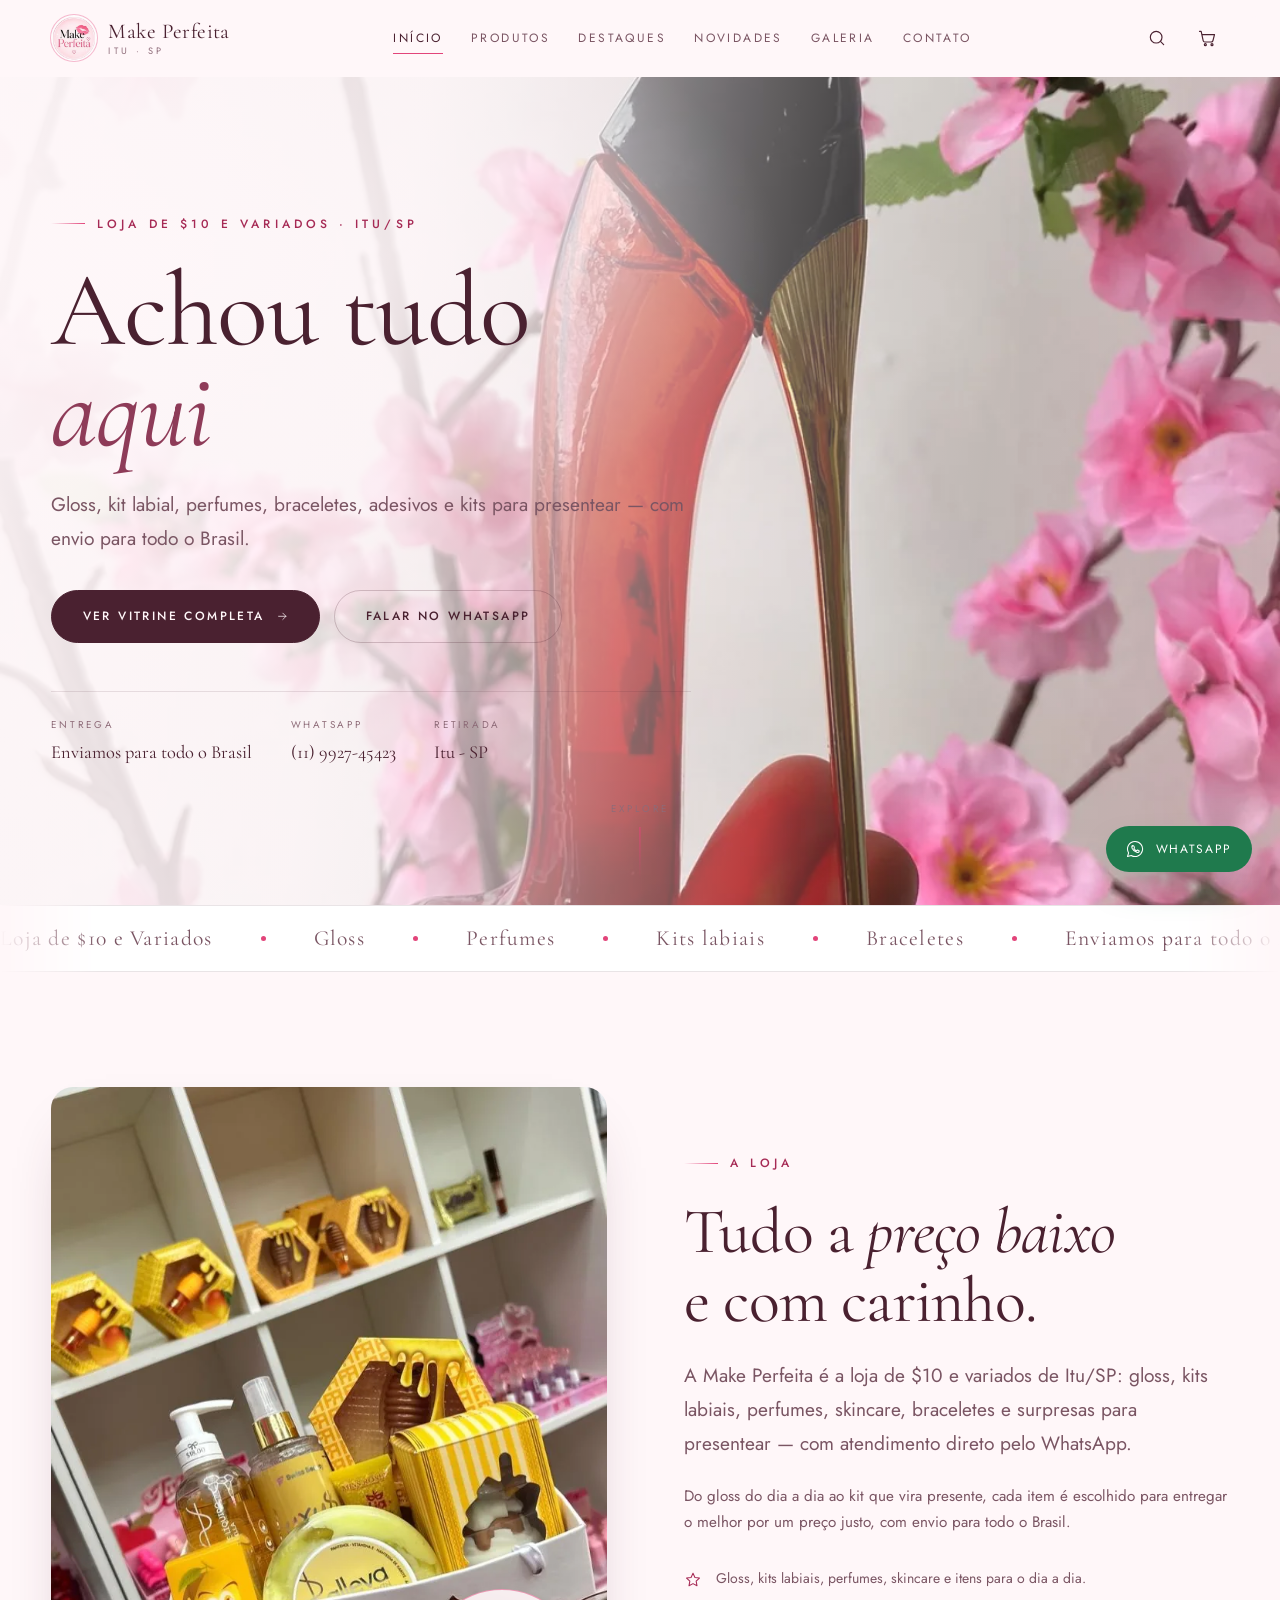
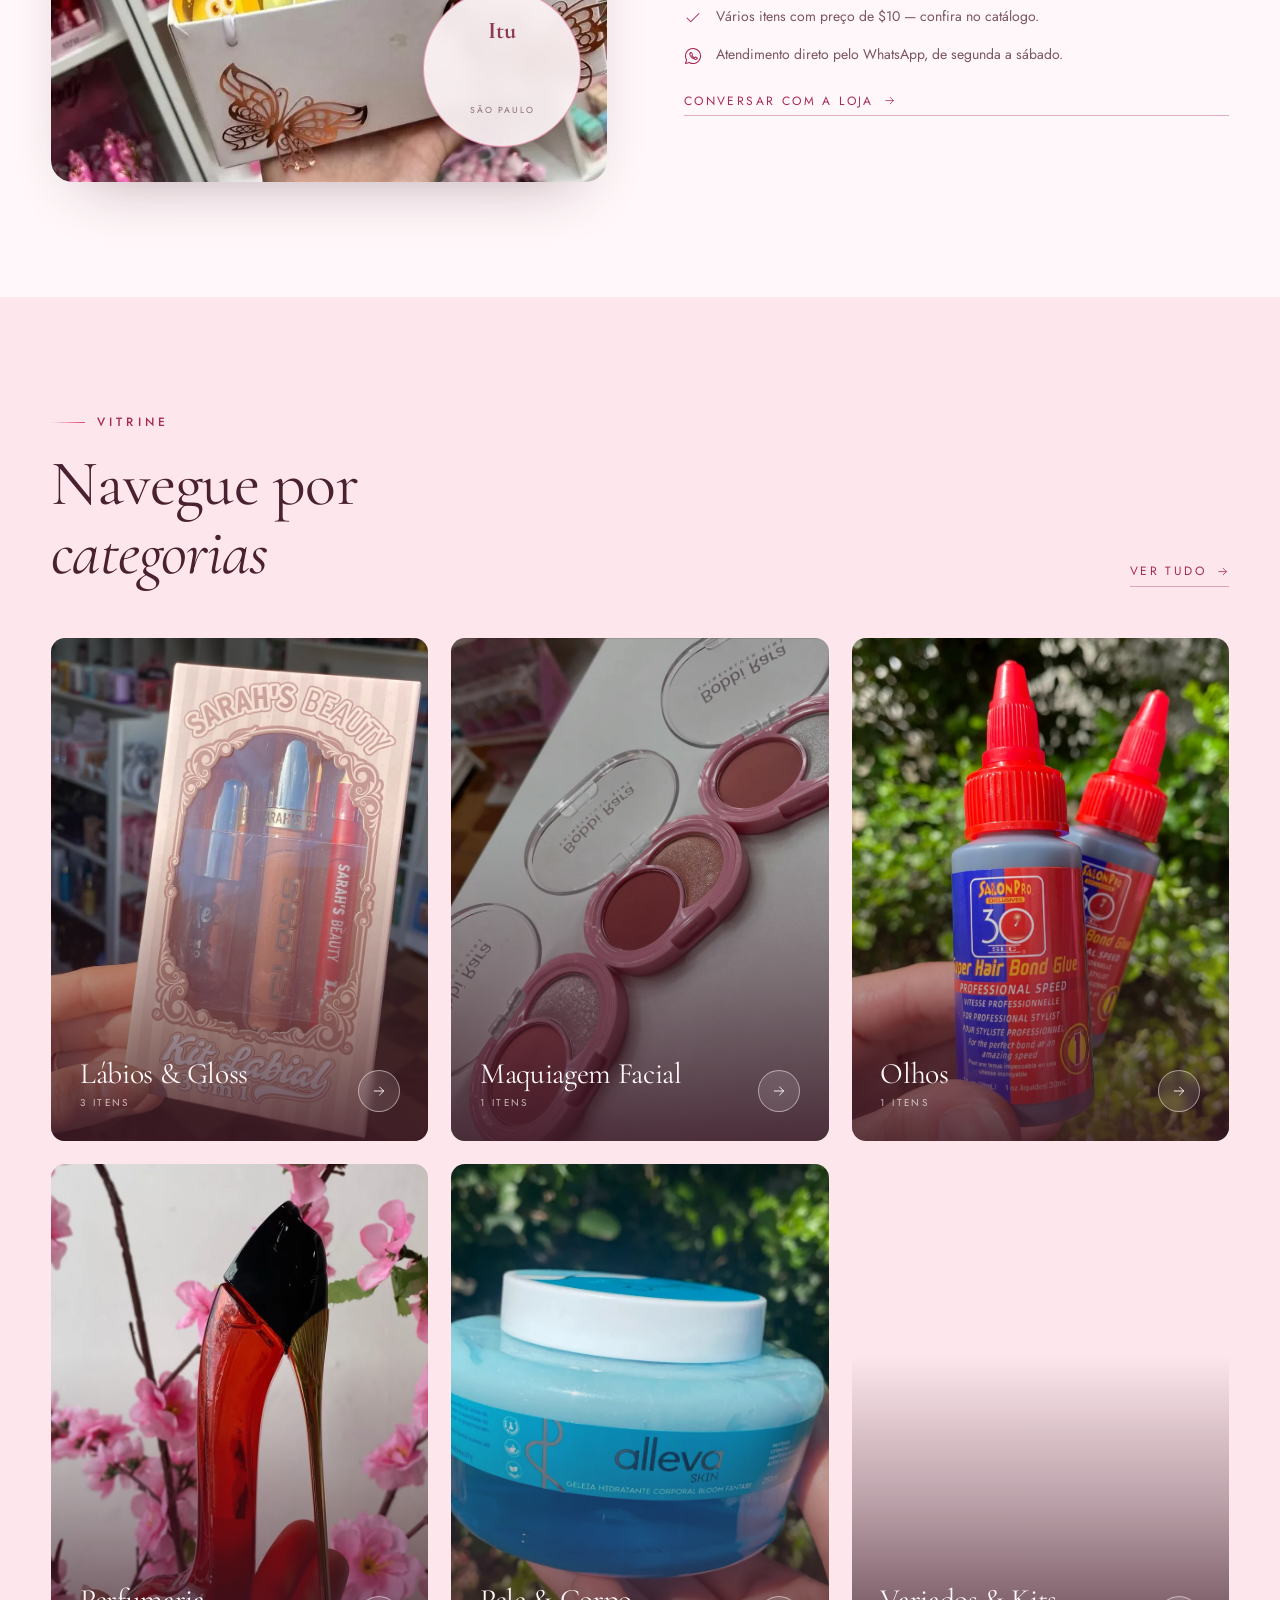
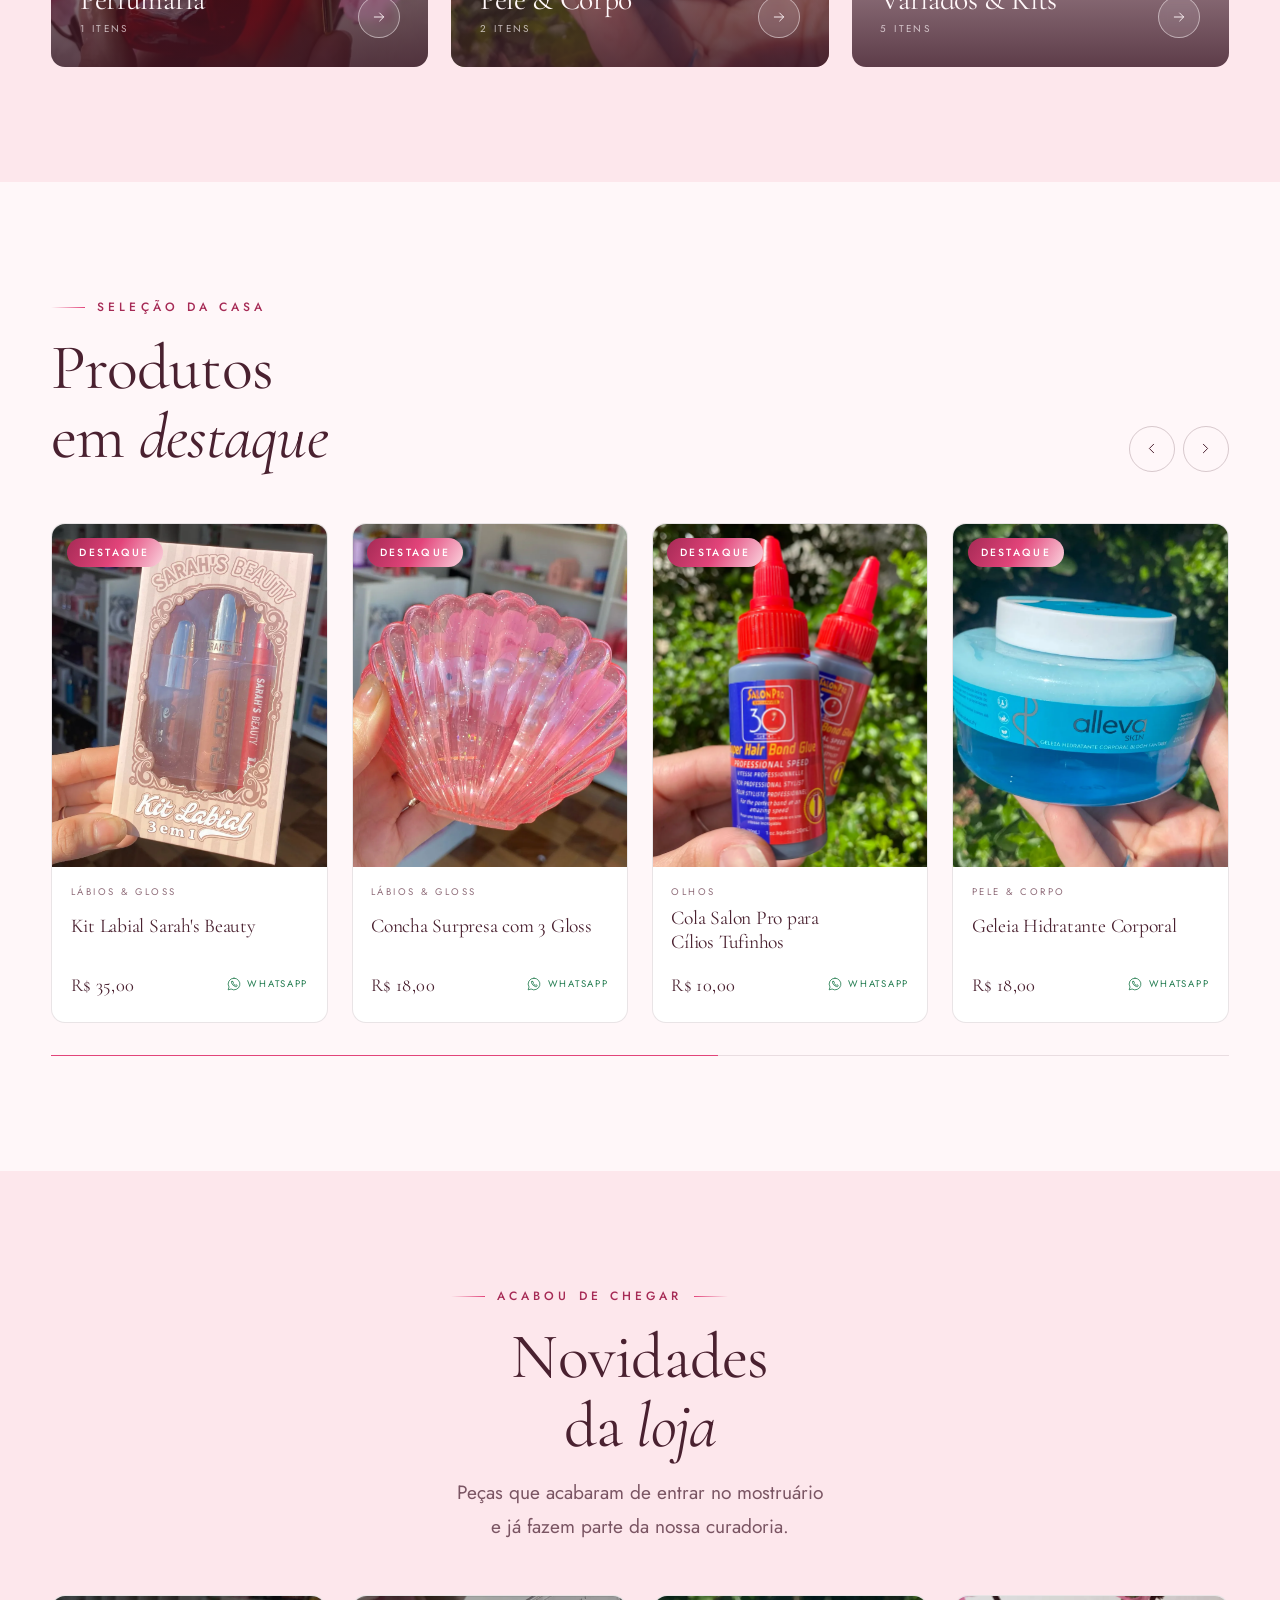
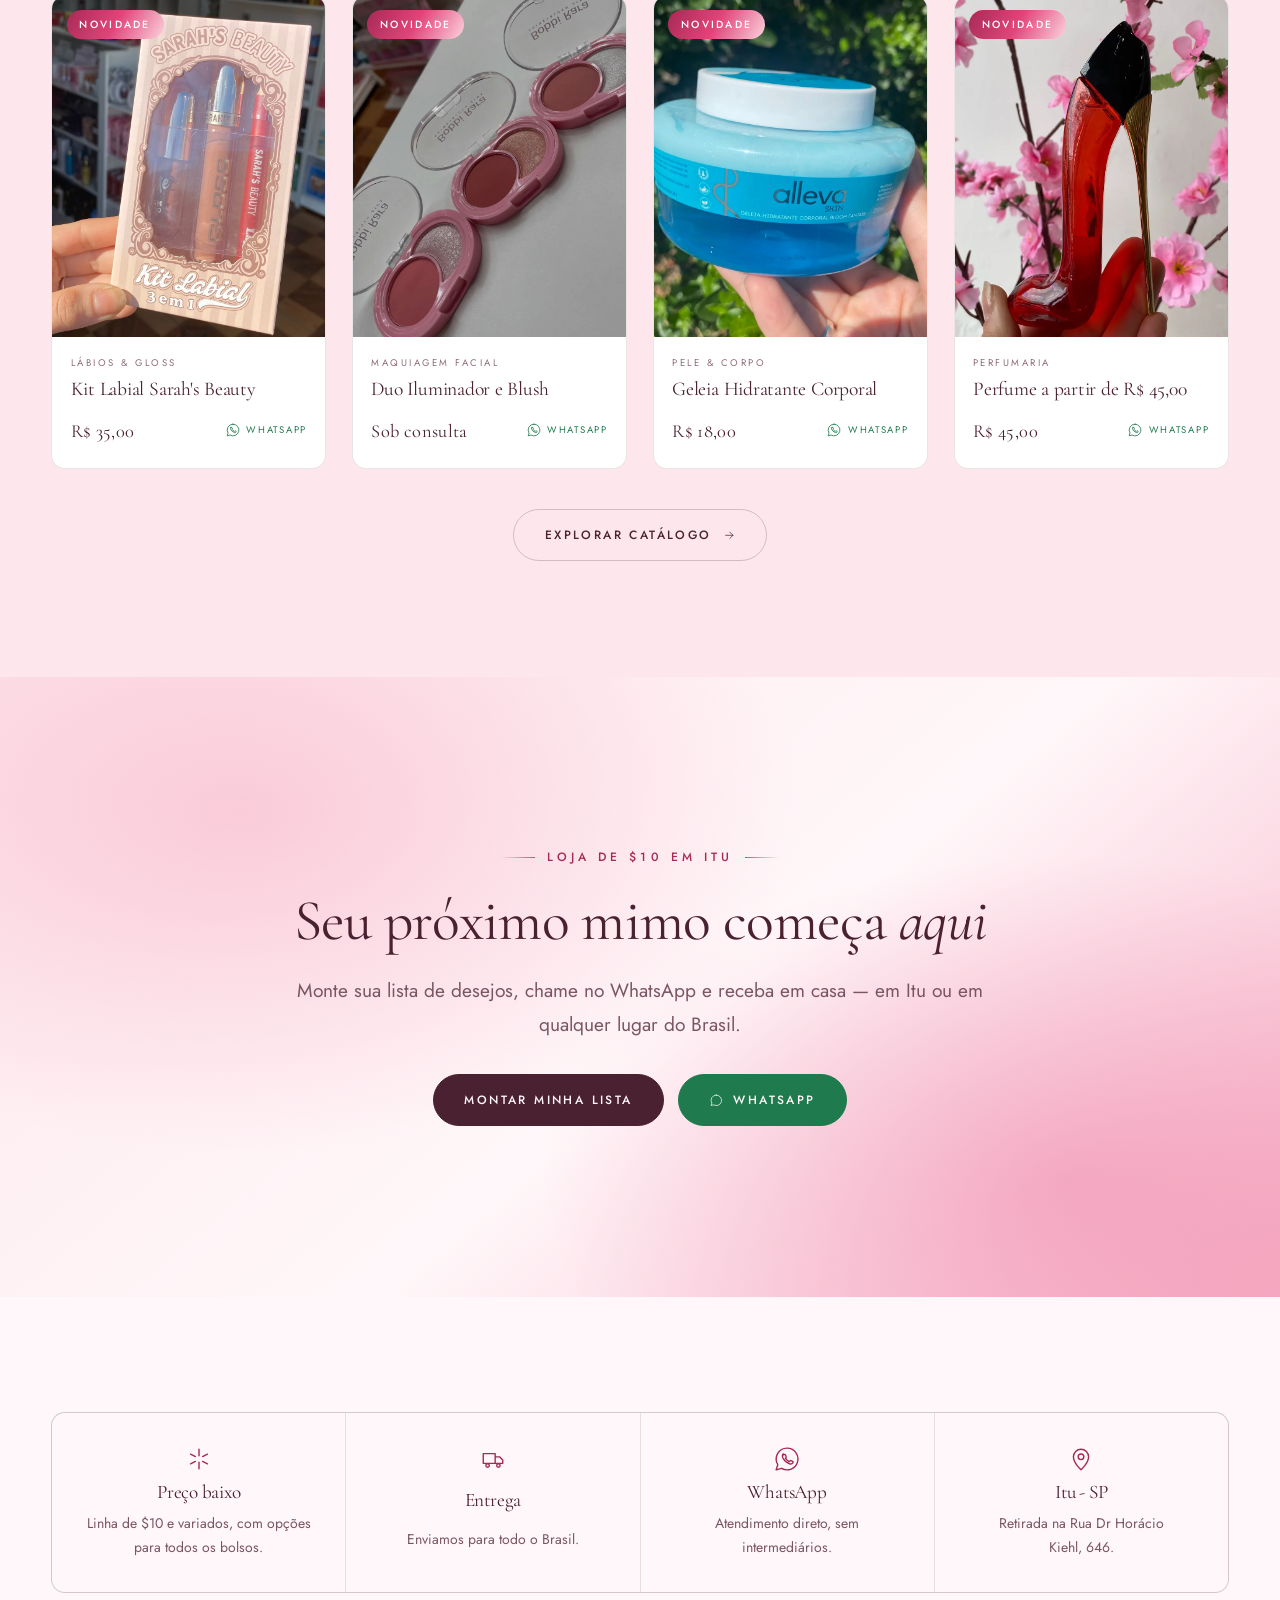
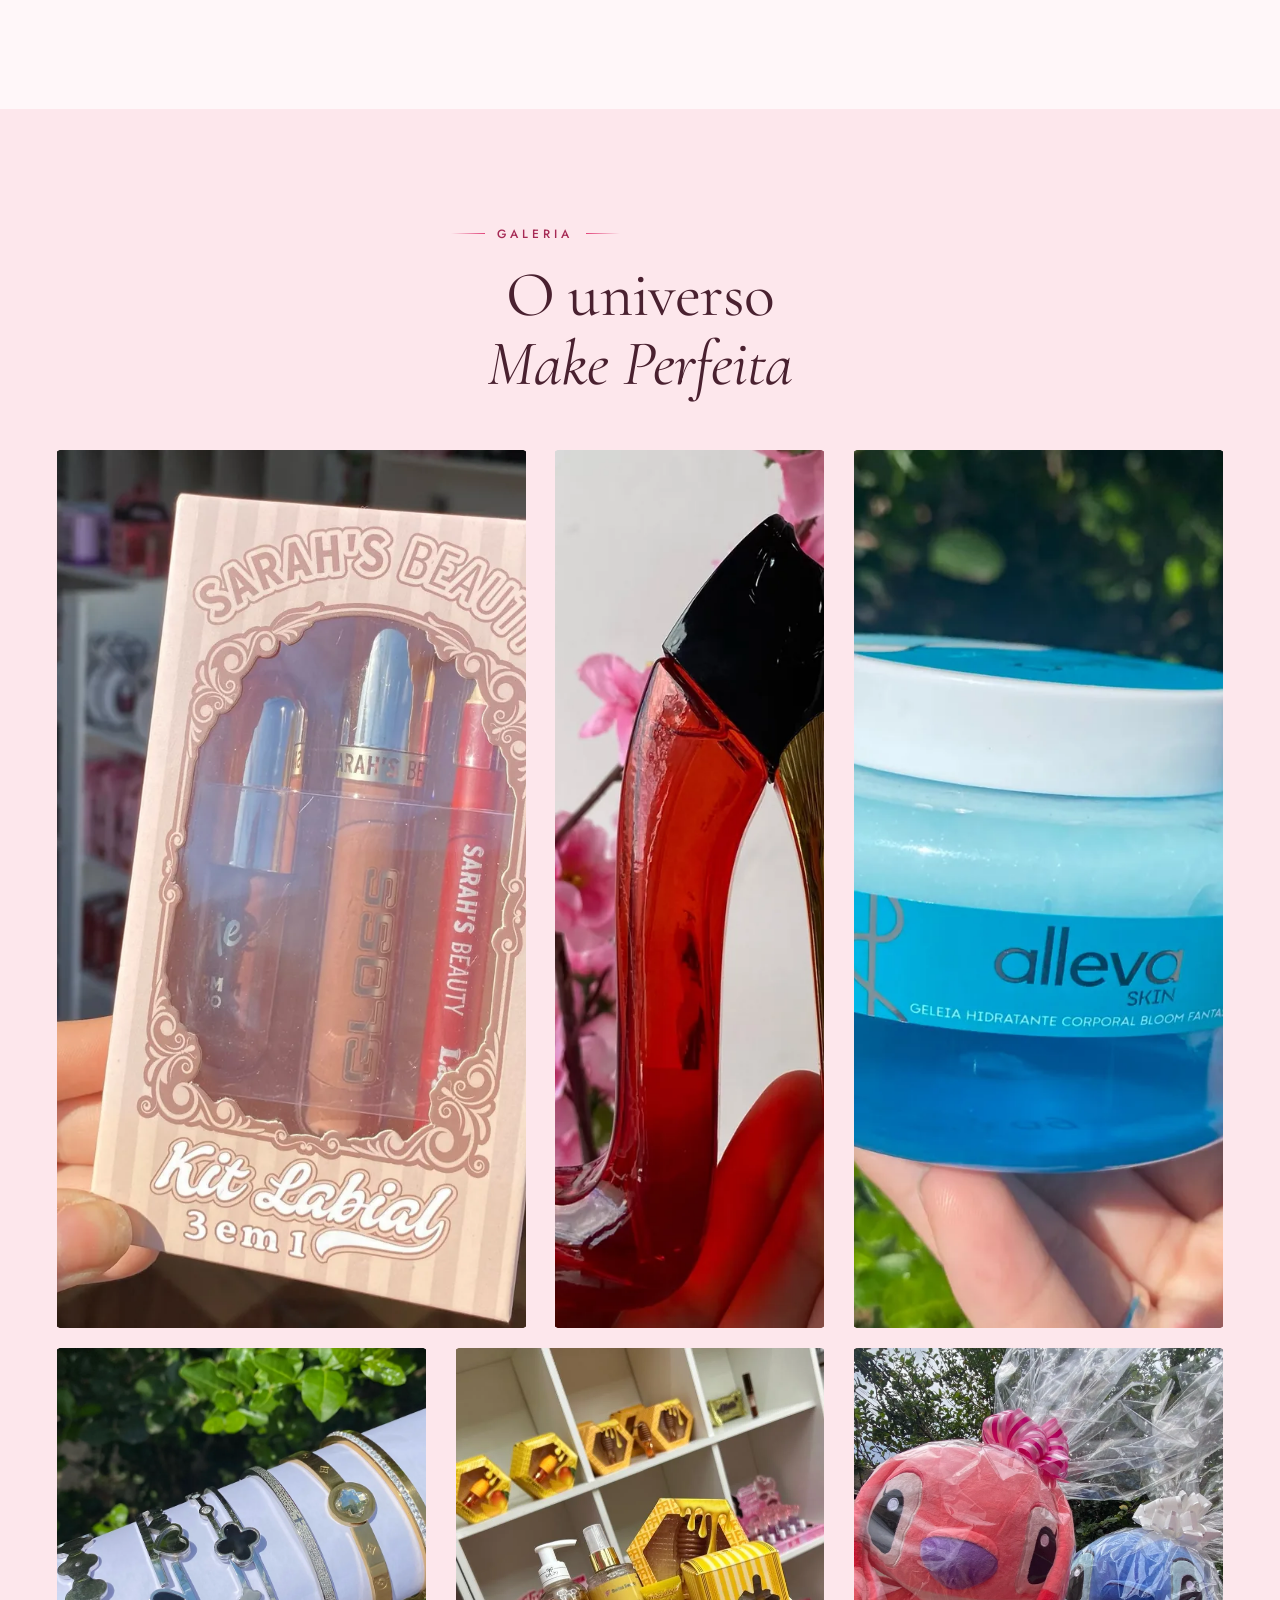
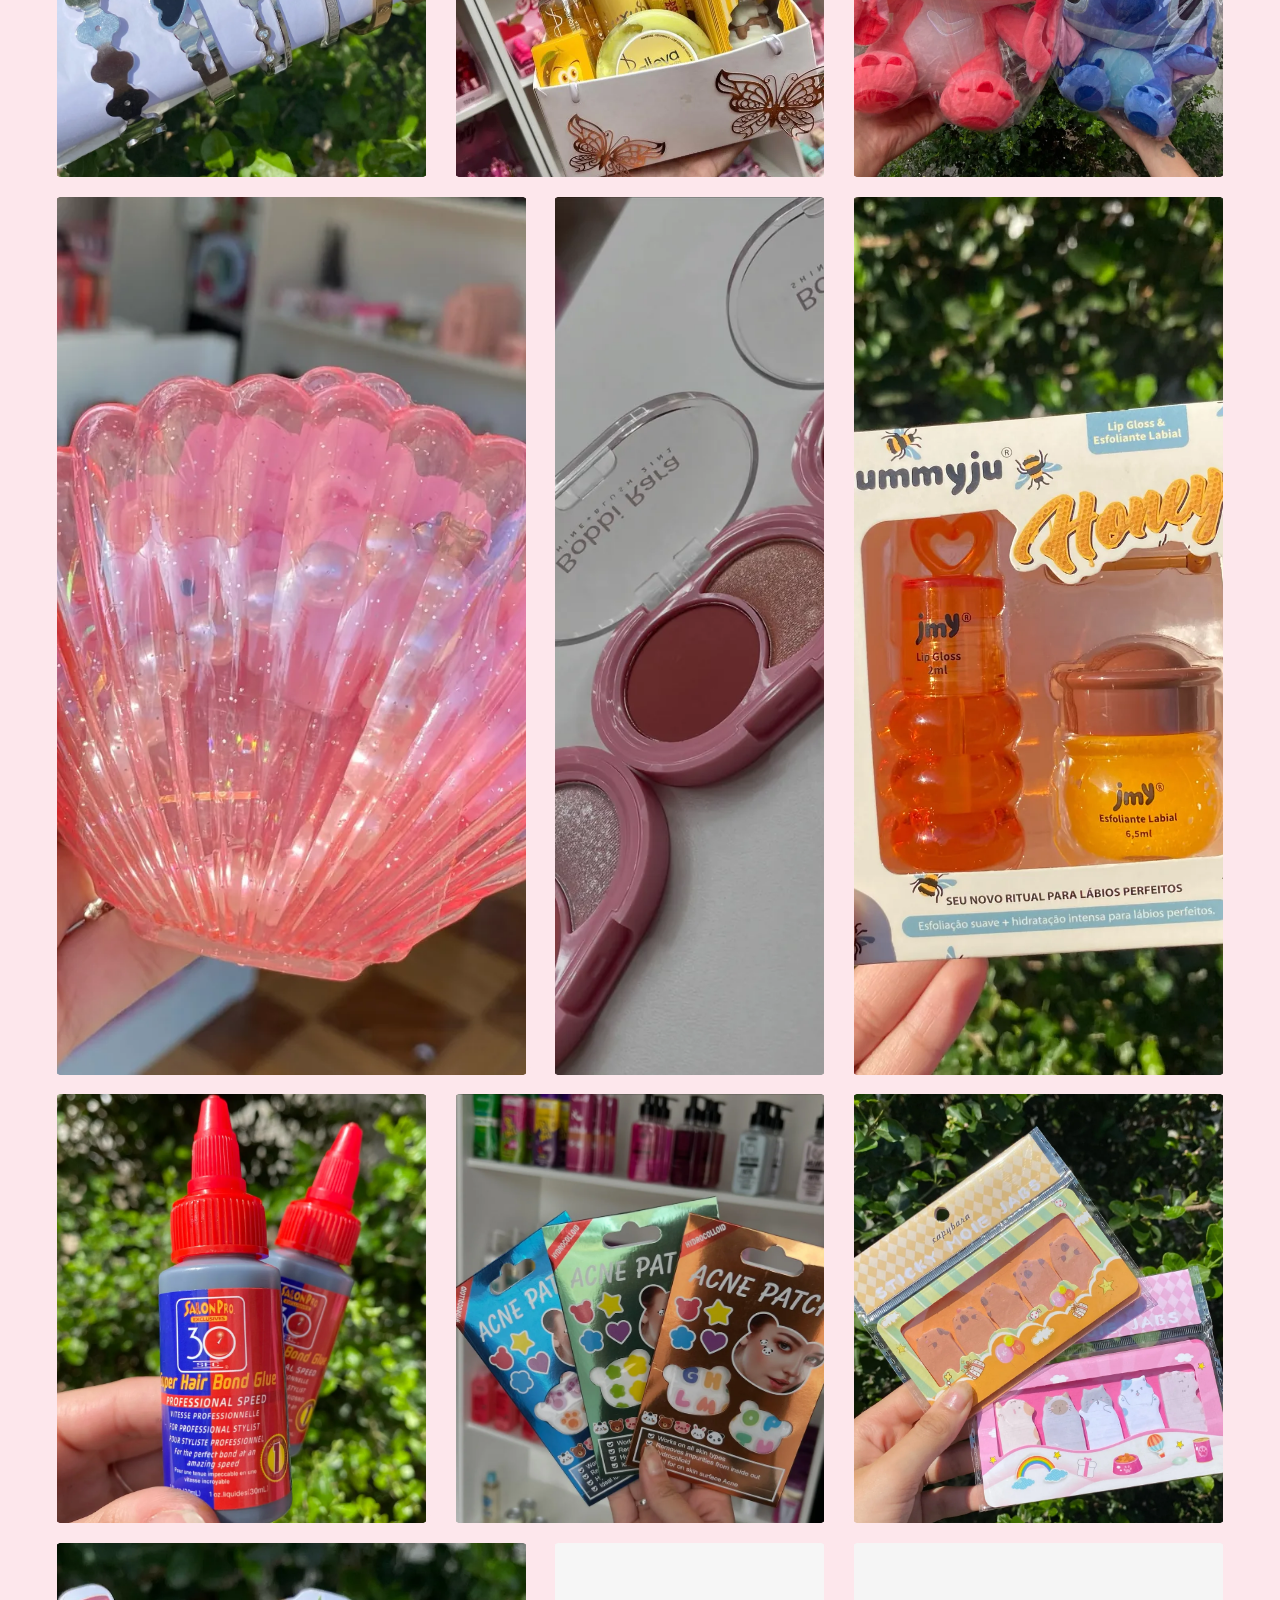
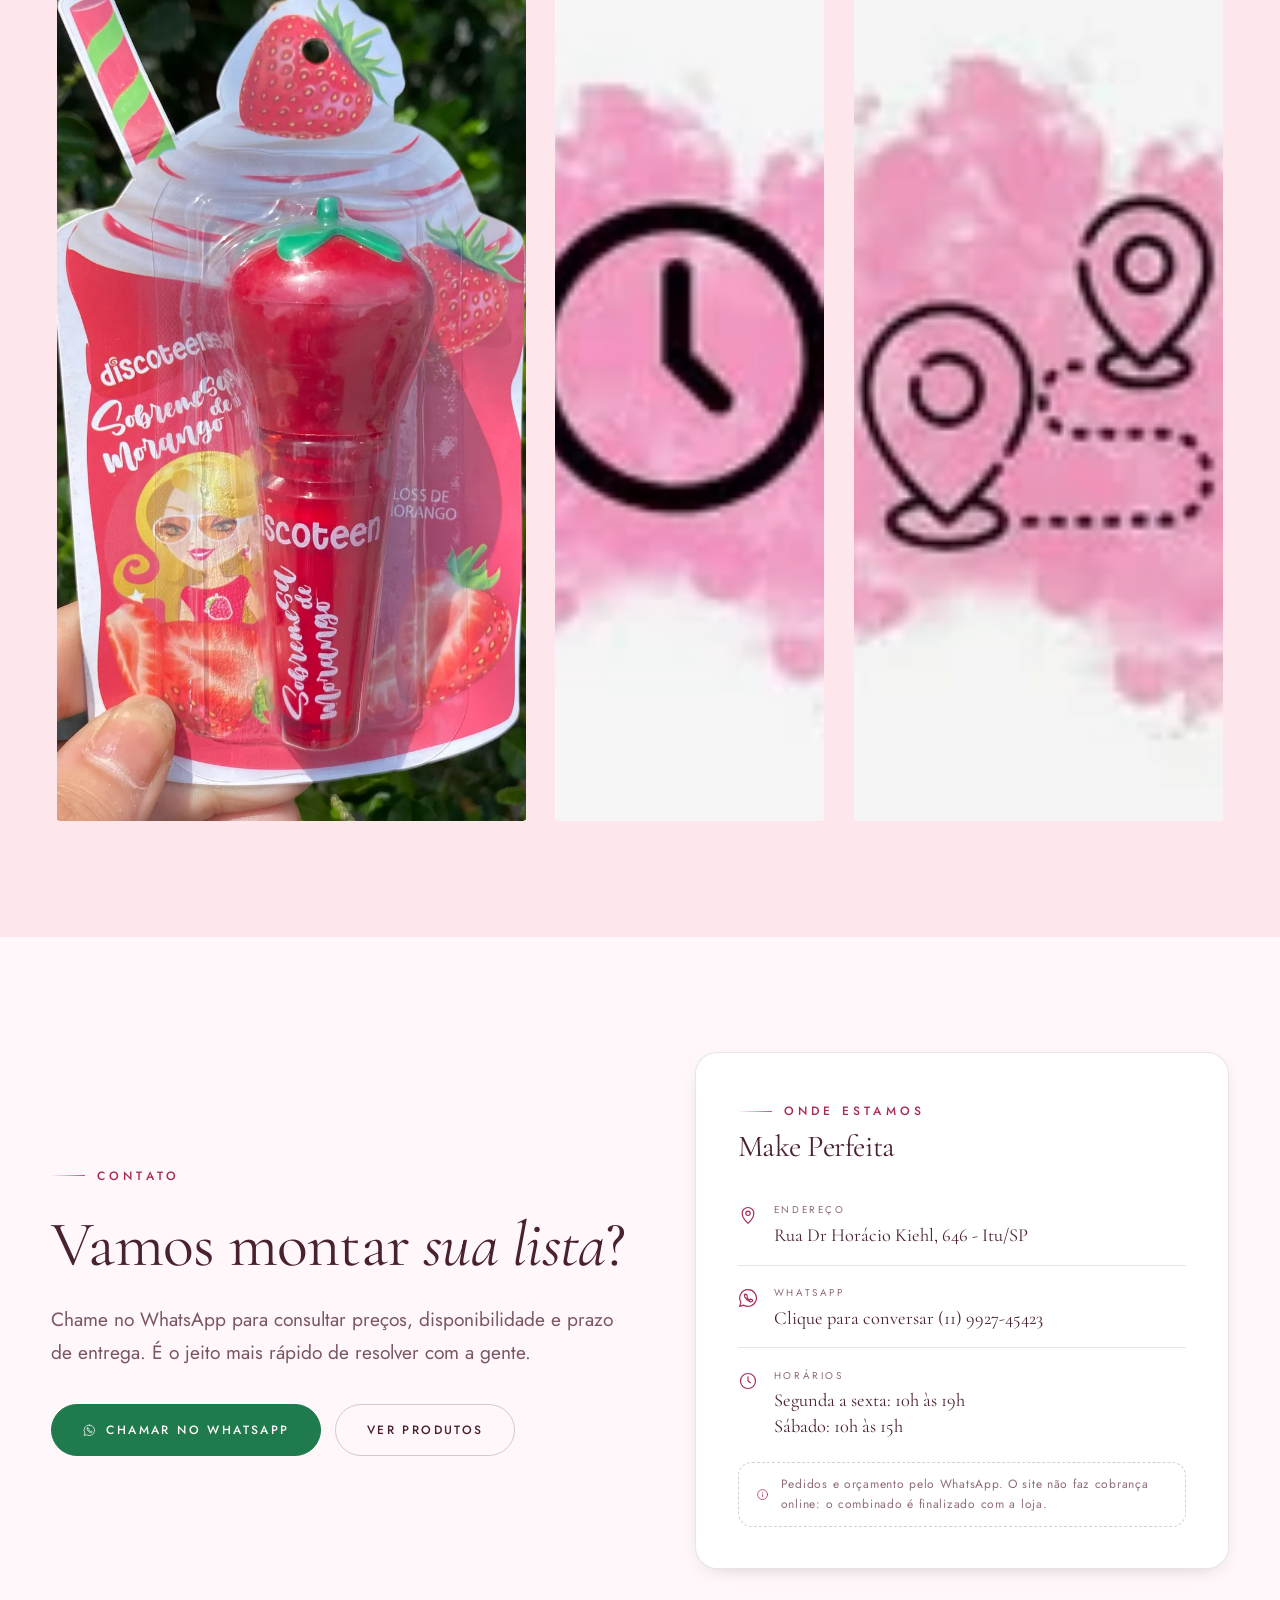
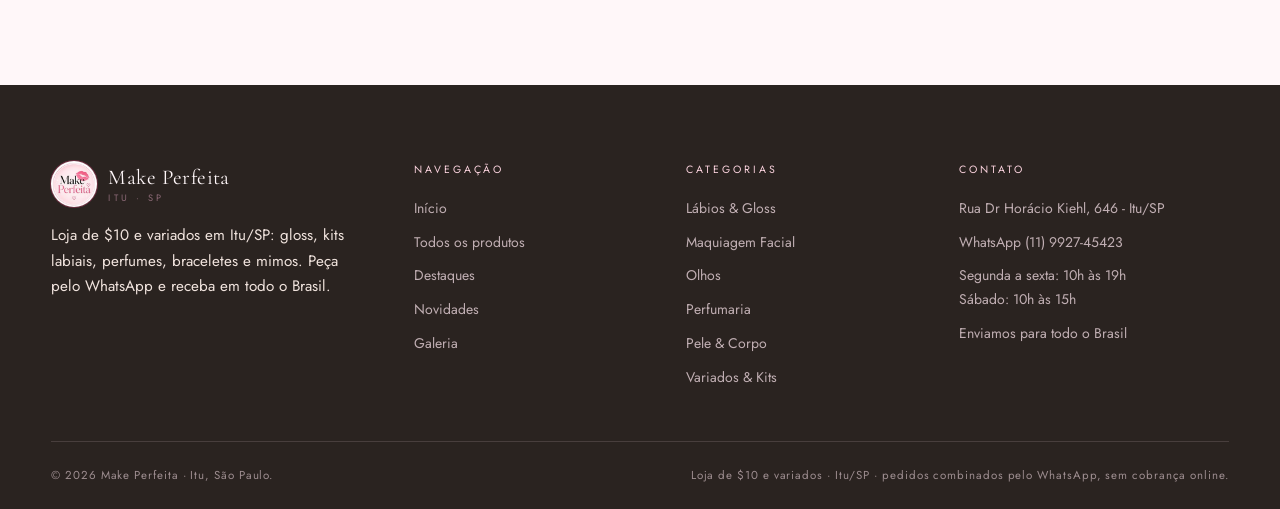
<file: index.html>
<!DOCTYPE html>
<html lang="pt-BR">
<head>
<meta charset="utf-8">
<meta name="viewport" content="width=device-width, initial-scale=1">
<meta name="theme-color" content="#fff7f9">

<title>Make Perfeita | Loja de $10 e Variados em Itu - SP</title>
<meta name="description" content="Make Perfeita, loja de $10 e variados em Itu/SP: gloss, kit labial, perfumes, braceletes, adesivos e kits para presentear. Enviamos para todo o Brasil. Pedido pelo WhatsApp.">
<meta name="author" content="Make Perfeita">
<meta name="robots" content="index, follow">
<link rel="canonical" href="https://make-perfeita.vercel.app/">

<meta property="og:type" content="website">
<meta property="og:locale" content="pt_BR">
<meta property="og:site_name" content="Make Perfeita">
<meta property="og:title" content="Make Perfeita | Loja de $10 e Variados em Itu - SP">
<meta property="og:description" content="Loja de $10 e variados em Itu/SP. Gloss, kits, perfumes e mimos com envio para todo o Brasil. Peça pelo WhatsApp.">
<meta property="og:image" content="https://make-perfeita.vercel.app/assets/img/og-image.jpg">
<meta property="og:url" content="https://make-perfeita.vercel.app/">
<meta name="twitter:card" content="summary_large_image">

<link rel="icon" href="assets/img/favicon.svg" type="image/svg+xml">
<link rel="apple-touch-icon" href="assets/img/apple-touch-icon.png">
<link rel="icon" href="assets/img/favicon-512.png" sizes="512x512" type="image/png">

<link rel="preconnect" href="https://fonts.googleapis.com">
<link rel="preconnect" href="https://fonts.gstatic.com" crossorigin>
<link rel="preload" as="image" href="assets/img/fotos/perfume-55.webp">
<link href="https://fonts.googleapis.com/css2?family=Cormorant+Garamond:ital,wght@0,300;0,400;0,500;1,300;1,400&family=Jost:wght@300;400;500&display=swap" rel="stylesheet">
<link rel="stylesheet" href="assets/css/styles.css?v=4">
<script src="assets/js/data.js?v=4" defer></script>
<script src="assets/js/app.js?v=4" defer></script>
</head>
<body>

<a href="#conteudo" class="sr-only">Ir para o conteúdo</a>

<!-- ============================================================ header -->
<header class="header">
  <div class="container--wide container nav">
    <a class="brand" href="index.html" aria-label="Make Perfeita — página inicial">
      <img class="brand__logo" src="assets/img/logo.png" alt="" width="46" height="46" decoding="async">
      <span class="brand__text">
        <span class="brand__name" data-bind="loja">Make Perfeita</span>
        <span class="brand__sub">Itu · SP</span>
      </span>
    </a>

    <nav class="nav__menu" aria-label="Navegação principal">
      <a class="nav__link" href="index.html" aria-current="page">Início</a>
      <a class="nav__link" href="produtos.html">Produtos</a>
      <a class="nav__link" href="index.html#destaques">Destaques</a>
      <a class="nav__link" href="index.html#novidades">Novidades</a>
      <a class="nav__link" href="index.html#galeria">Galeria</a>
      <a class="nav__link" href="index.html#contato">Contato</a>
    </nav>

    <div class="nav__actions">
      <a class="icon-btn nav__search" href="produtos.html" aria-label="Buscar produtos">
        <svg class="icon" viewBox="0 0 24 24" fill="none" stroke="currentColor" stroke-width="1.4" stroke-linecap="round"><circle cx="11" cy="11" r="7"/><path d="M20 20l-3.6-3.6"/></svg>
      </a>
      <button class="icon-btn" type="button" data-open-cart aria-label="Abrir lista de desejos">
        <svg class="icon" viewBox="0 0 24 24" fill="none" stroke="currentColor" stroke-width="1.4" stroke-linecap="round" stroke-linejoin="round"><path d="M3 4h2l2.4 11.2a2 2 0 0 0 2 1.6h7.7a2 2 0 0 0 2-1.5L21 8H6"/><circle cx="10" cy="20" r="1.2"/><circle cx="18" cy="20" r="1.2"/></svg>
        <span class="icon-btn__count" id="cartCount">0</span>
      </button>
      <button class="icon-btn nav__burger" type="button" data-open-drawer aria-label="Abrir menu">
        <svg class="icon" viewBox="0 0 24 24" fill="none" stroke="currentColor" stroke-width="1.4" stroke-linecap="round"><path d="M3 7h18M3 12h18M3 17h12"/></svg>
      </button>
    </div>
  </div>
</header>

<main id="conteudo">

  <!-- ============================================================ hero -->
  <section class="hero">
    <div class="hero__media" aria-hidden="true" data-parallax></div>
    <div class="container--wide container hero__inner">
      <div class="hero__content" data-reveal="left">
        <span class="eyebrow">Loja de $10 e variados · Itu/SP</span>
        <h1 class="hero__title">Achou tudo<br><em>aqui</em></h1>
        <p class="lead">Gloss, kit labial, perfumes, braceletes, adesivos e kits para presentear — com envio para todo o Brasil.</p>
        <div class="hero__actions">
          <a class="btn" href="produtos.html">
            <span>Ver vitrine completa</span>
            <svg class="icon" viewBox="0 0 24 24" fill="none" stroke="currentColor" stroke-width="1.4" stroke-linecap="round" stroke-linejoin="round"><path d="M5 12h14M13 6l6 6-6 6"/></svg>
          </a>
          <a class="btn btn--ghost" data-wa-link href="https://wa.me/" target="_blank" rel="noopener">
            <span>Falar no WhatsApp</span>
          </a>
        </div>
        <dl class="hero__meta">
          <div><dt>Entrega</dt><dd data-bind="entrega">Enviamos para todo o Brasil</dd></div>
          <div><dt>WhatsApp</dt><dd data-bind="whatsapp">(11) 99274-5423</dd></div>
          <div><dt>Retirada</dt><dd data-bind="cidade-uf">Itu - SP</dd></div>
        </dl>
      </div>
    </div>
    <div class="hero__scroll" aria-hidden="true"><span>Explore</span><span></span></div>
  </section>

  <!-- ========================================================= marquee -->
  <div class="marquee" aria-hidden="true">
    <div class="marquee__track" id="marqueeTrack"></div>
  </div>

  <!-- =========================================================== sobre -->
  <section class="section" id="marca">
    <div class="container about">
      <div class="about__media" data-reveal="left">
        <img src="assets/img/fotos/kits-presentear.webp" alt="Kit para presentear montado pela Make Perfeita, com produtos da loja" loading="lazy" decoding="async" width="800" height="1066">
        <div class="about__badge">
          <strong>Itu</strong>
          <span>São Paulo</span>
        </div>
      </div>

      <div class="about__body" data-reveal="right">
        <span class="eyebrow">A loja</span>
        <h2 class="display">Tudo a <span class="serif-it">preço baixo</span> e com carinho.</h2>
        <p class="lead">A Make Perfeita é a loja de $10 e variados de Itu/SP: gloss, kits labiais, perfumes, skincare, braceletes e surpresas para presentear — com atendimento direto pelo WhatsApp.</p>
        <p class="muted">Do gloss do dia a dia ao kit que vira presente, cada item é escolhido para entregar o melhor por um preço justo, com envio para todo o Brasil.</p>
        <ul class="about__list">
          <li>
            <svg class="icon" viewBox="0 0 24 24" fill="none" stroke="currentColor" stroke-width="1.4" stroke-linecap="round" stroke-linejoin="round"><path d="m12 3 2.6 5.6 6 .8-4.4 4.2 1.1 6L12 16.8 6.7 19.6l1.1-6L3.4 9.4l6-.8z"/></svg>
            <span>Gloss, kits labiais, perfumes, skincare e itens para o dia a dia.</span>
          </li>
          <li>
            <svg class="icon" viewBox="0 0 24 24" fill="none" stroke="currentColor" stroke-width="1.4" stroke-linecap="round" stroke-linejoin="round"><path d="M20 6 9 17l-5-5"/></svg>
            <span>Vários itens com preço de $10 — confira no catálogo.</span>
          </li>
          <li>
            <svg class="icon" viewBox="0 0 24 24" fill="none" stroke="currentColor" stroke-width="1.4" stroke-linecap="round" stroke-linejoin="round"><path d="M12 2a10 10 0 0 0-8.5 15.2L2 22l5-1.4A10 10 0 1 0 12 2Z"/><path d="M8.8 8.2c.2-.5.4-.5.6-.5h.5c.2 0 .4 0 .6.5l.7 1.7c.1.2.1.4 0 .6l-.4.5c-.1.2-.2.3 0 .6a7 7 0 0 0 3 2.6c.3.1.5.1.6 0l.6-.7c.2-.2.4-.2.6-.1l1.6.8c.2.1.4.2.4.4v.6c-.1.6-.9 1.2-1.5 1.3-.5.1-1.1.1-1.8-.1a11 11 0 0 1-6.2-5.5c-.4-1-.4-1.9-.2-2.6a4 4 0 0 1 .5-1Z"/></svg>
            <span>Atendimento direto pelo WhatsApp, de segunda a sábado.</span>
          </li>
        </ul>
        <a class="link-arrow link-arrow--gold" href="index.html#contato">
          <span>Conversar com a loja</span>
          <svg class="icon" viewBox="0 0 24 24" fill="none" stroke="currentColor" stroke-width="1.4" stroke-linecap="round" stroke-linejoin="round"><path d="M5 12h14M13 6l6 6-6 6"/></svg>
        </a>
      </div>
    </div>
  </section>

  <!-- ====================================================== categorias -->
  <section class="section section--sand" id="categorias">
    <div class="container">
      <div class="section-head" data-reveal>
        <div class="section-head__text">
          <span class="eyebrow">Vitrine</span>
          <h2 class="display">Navegue por <span class="serif-it">categorias</span></h2>
        </div>
        <a class="link-arrow link-arrow--gold" href="produtos.html">
          <span>Ver tudo</span>
          <svg class="icon" viewBox="0 0 24 24" fill="none" stroke="currentColor" stroke-width="1.4" stroke-linecap="round" stroke-linejoin="round"><path d="M5 12h14M13 6l6 6-6 6"/></svg>
        </a>
      </div>
      <div class="cat-grid" id="gradeCategorias"></div>
    </div>
  </section>

  <!-- ======================================================= destaques -->
  <section class="section" id="destaques">
    <div class="container">
      <div class="section-head" data-reveal>
        <div class="section-head__text">
          <span class="eyebrow">Seleção da casa</span>
          <h2 class="display">Produtos em <span class="serif-it">destaque</span></h2>
        </div>
        <div class="carousel__nav" data-reveal="fade">
          <button class="carousel__btn" type="button" data-carousel-prev aria-label="Anterior">
            <svg class="icon" viewBox="0 0 24 24" fill="none" stroke="currentColor" stroke-width="1.4" stroke-linecap="round" stroke-linejoin="round"><path d="m15 18-6-6 6-6"/></svg>
          </button>
          <button class="carousel__btn" type="button" data-carousel-next aria-label="Próximo">
            <svg class="icon" viewBox="0 0 24 24" fill="none" stroke="currentColor" stroke-width="1.4" stroke-linecap="round" stroke-linejoin="round"><path d="m9 18 6-6-6-6"/></svg>
          </button>
        </div>
      </div>

      <div class="carousel" data-carousel>
        <div class="carousel__viewport" data-carousel-viewport id="gradeDestaques"></div>
        <div class="carousel__progress" data-carousel-progress><i></i></div>
      </div>
    </div>
  </section>

  <!-- ======================================================= novidades -->
  <section class="section section--sand" id="novidades">
    <div class="container">
      <div class="section-head section-head--center" data-reveal>
        <div class="section-head__text">
          <span class="eyebrow eyebrow--center">Acabou de chegar</span>
          <h2 class="display">Novidades da <span class="serif-it">loja</span></h2>
          <p class="lead text-center">Peças que acabaram de entrar no mostruário e já fazem parte da nossa curadoria.</p>
        </div>
      </div>
      <div class="product-grid" id="gradeNovidades"></div>
      <div style="display:flex;justify-content:center;margin-top:2.5rem" data-reveal="fade">
        <a class="btn btn--ghost" href="produtos.html?ordem=destaque">
          <span>Explorar catálogo</span>
          <svg class="icon" viewBox="0 0 24 24" fill="none" stroke="currentColor" stroke-width="1.4" stroke-linecap="round" stroke-linejoin="round"><path d="M5 12h14M13 6l6 6-6 6"/></svg>
        </a>
      </div>
    </div>
  </section>

  <!-- =========================================================== banner -->
  <section class="banner">
    <div class="banner__bg" aria-hidden="true"></div>
    <div class="container banner__content" data-reveal="zoom">
      <span class="eyebrow eyebrow--center">Loja de $10 em Itu</span>
      <h2 class="banner__title">Seu próximo mimo começa <span class="serif-it">aqui</span></h2>
      <p class="lead text-center">Monte sua lista de desejos, chame no WhatsApp e receba em casa — em Itu ou em qualquer lugar do Brasil.</p>
      <div class="hero__actions" style="justify-content:center">
        <a class="btn" href="produtos.html"><span>Montar minha lista</span></a>
        <a class="btn btn--wa" data-wa-link href="https://wa.me/" target="_blank" rel="noopener">
          <svg class="icon" viewBox="0 0 24 24" fill="none" stroke="currentColor" stroke-width="1.4" stroke-linecap="round" stroke-linejoin="round"><path d="M12 2a10 10 0 0 0-8.5 15.2L2 22l5-1.4A10 10 0 1 0 12 2Z"/></svg>
          <span>WhatsApp</span>
        </a>
      </div>
    </div>
  </section>

  <!-- ======================================================= diferenciais -->
  <section class="section">
    <div class="container">
      <div class="value-grid" data-reveal>
        <article class="value">
          <svg class="icon" viewBox="0 0 24 24" fill="none" stroke="currentColor" stroke-width="1.3" stroke-linecap="round"><path d="M12 3v6M12 15v6M4.2 7.5 8.7 9.7M15.3 14.3l4.5 2.2M4.2 16.5l4.5-2.2M15.3 9.7l4.5-2.2"/></svg>
          <h3>Preço baixo</h3>
          <p>Linha de $10 e variados, com opções para todos os bolsos.</p>
        </article>
        <article class="value">
          <svg class="icon" viewBox="0 0 24 24" fill="none" stroke="currentColor" stroke-width="1.3" stroke-linecap="round" stroke-linejoin="round"><path d="M3 7h11v9H3zM14 10h4l3 3v3h-7z"/><circle cx="7" cy="18" r="1.6"/><circle cx="17" cy="18" r="1.6"/></svg>
          <h3>Entrega</h3>
          <p>Enviamos para todo o Brasil.</p>
        </article>
        <article class="value">
          <svg class="icon" viewBox="0 0 24 24" fill="none" stroke="currentColor" stroke-width="1.3" stroke-linecap="round" stroke-linejoin="round"><path d="M12 2a10 10 0 0 0-8.5 15.2L2 22l5-1.4A10 10 0 1 0 12 2Z"/><path d="M8.8 8.2c.2-.5.4-.5.6-.5h.5c.2 0 .4 0 .6.5l.7 1.7c.1.2.1.4 0 .6l-.4.5c-.1.2-.2.3 0 .6a7 7 0 0 0 3 2.6c.3.1.5.1.6 0l.6-.7c.2-.2.4-.2.6-.1l1.6.8c.2.1.4.2.4.4v.6c-.1.6-.9 1.2-1.5 1.3-.5.1-1.1.1-1.8-.1a11 11 0 0 1-6.2-5.5c-.4-1-.4-1.9-.2-2.6a4 4 0 0 1 .5-1Z"/></svg>
          <h3>WhatsApp</h3>
          <p>Atendimento direto, sem intermediários.</p>
        </article>
        <article class="value">
          <svg class="icon" viewBox="0 0 24 24" fill="none" stroke="currentColor" stroke-width="1.3" stroke-linecap="round" stroke-linejoin="round"><path d="M12 22s7-6.2 7-12a7 7 0 1 0-14 0c0 5.8 7 12 7 12Z"/><circle cx="12" cy="10" r="2.6"/></svg>
          <h3>Itu - SP</h3>
          <p>Retirada na Rua Dr Horácio Kiehl, 646.</p>
        </article>
      </div>
    </div>
  </section>

  <!-- ========================================================== galeria -->
  <section class="section section--sand" id="galeria">
    <div class="container">
      <div class="section-head section-head--center" data-reveal>
        <div class="section-head__text">
          <span class="eyebrow eyebrow--center">Galeria</span>
          <h2 class="display">O universo <span class="serif-it">Make Perfeita</span></h2>
        </div>
      </div>
      <div class="gallery" id="gradeGaleria"></div>
    </div>
  </section>

  <!-- ========================================================== contato -->
  <section class="section" id="contato">
    <div class="container contact">
      <div class="about__body" data-reveal="left">
        <span class="eyebrow">Contato</span>
        <h2 class="display">Vamos montar <span class="serif-it">sua lista</span>?</h2>
        <p class="lead">Chame no WhatsApp para consultar preços, disponibilidade e prazo de entrega. É o jeito mais rápido de resolver com a gente.</p>
        <div class="hero__actions">
          <a class="btn btn--wa" data-wa-link data-wa-msg="Olá! Vim pelo site da Make Perfeita e gostaria de atendimento." href="https://wa.me/" target="_blank" rel="noopener">
            <svg class="icon" viewBox="0 0 24 24" fill="none" stroke="currentColor" stroke-width="1.4" stroke-linecap="round" stroke-linejoin="round"><path d="M12 2a10 10 0 0 0-8.5 15.2L2 22l5-1.4A10 10 0 1 0 12 2Z"/><path d="M8.8 8.2c.2-.5.4-.5.6-.5h.5c.2 0 .4 0 .6.5l.7 1.7c.1.2.1.4 0 .6l-.4.5c-.1.2-.2.3 0 .6a7 7 0 0 0 3 2.6c.3.1.5.1.6 0l.6-.7c.2-.2.4-.2.6-.1l1.6.8c.2.1.4.2.4.4v.6c-.1.6-.9 1.2-1.5 1.3-.5.1-1.1.1-1.8-.1a11 11 0 0 1-6.2-5.5c-.4-1-.4-1.9-.2-2.6a4 4 0 0 1 .5-1Z"/></svg>
            <span>Chamar no WhatsApp</span>
          </a>
          <a class="btn btn--ghost" href="produtos.html"><span>Ver produtos</span></a>
        </div>
      </div>

      <div class="contact__panel" data-reveal="right">
        <div>
          <span class="eyebrow">Onde estamos</span>
          <h3 class="display" style="font-size:1.9rem;margin-top:.6rem">Make Perfeita</h3>
        </div>
        <dl class="contact__rows">
          <div class="contact__row">
            <svg class="icon" viewBox="0 0 24 24" fill="none" stroke="currentColor" stroke-width="1.4" stroke-linecap="round" stroke-linejoin="round"><path d="M12 22s7-6.2 7-12a7 7 0 1 0-14 0c0 5.8 7 12 7 12Z"/><circle cx="12" cy="10" r="2.6"/></svg>
            <div>
              <dt>Endereço</dt>
              <dd data-bind="endereco">Itu - SP</dd>
            </div>
          </div>
          <div class="contact__row">
            <svg class="icon" viewBox="0 0 24 24" fill="none" stroke="currentColor" stroke-width="1.4" stroke-linecap="round" stroke-linejoin="round"><path d="M12 2a10 10 0 0 0-8.5 15.2L2 22l5-1.4A10 10 0 1 0 12 2Z"/><path d="M8.8 8.2c.2-.5.4-.5.6-.5h.5c.2 0 .4 0 .6.5l.7 1.7c.1.2.1.4 0 .6l-.4.5c-.1.2-.2.3 0 .6a7 7 0 0 0 3 2.6c.3.1.5.1.6 0l.6-.7c.2-.2.4-.2.6-.1l1.6.8c.2.1.4.2.4.4v.6c-.1.6-.9 1.2-1.5 1.3-.5.1-1.1.1-1.8-.1a11 11 0 0 1-6.2-5.5c-.4-1-.4-1.9-.2-2.6a4 4 0 0 1 .5-1Z"/></svg>
            <div>
              <dt>WhatsApp</dt>
              <dd><a data-wa-link href="https://wa.me/" target="_blank" rel="noopener">Clique para conversar</a> <span data-bind="whatsapp">(11) 99274-5423</span></dd>
            </div>
          </div>
          <div class="contact__row">
            <svg class="icon" viewBox="0 0 24 24" fill="none" stroke="currentColor" stroke-width="1.4" stroke-linecap="round" stroke-linejoin="round"><circle cx="12" cy="12" r="9"/><path d="M12 7v5l3 2"/></svg>
            <div>
              <dt>Horários</dt>
              <dd data-bind="horarios">Segunda a sexta: 10h às 19h<br>Sábado: 10h às 15h</dd>
            </div>
          </div>
        </dl>
        <p class="demo-note">
          <svg class="icon" viewBox="0 0 24 24" fill="none" stroke="currentColor" stroke-width="1.4" stroke-linecap="round" stroke-linejoin="round"><circle cx="12" cy="12" r="9"/><path d="M12 11v5M12 8h.01"/></svg>
          <span>Pedidos e orçamento pelo WhatsApp. O site não faz cobrança online: o combinado é finalizado com a loja.</span>
        </p>
      </div>
    </div>
  </section>

</main>

<!-- =========================================================== rodapé -->
<footer class="footer">
  <div class="container--wide container footer__top">
    <div class="footer__brand">
      <a class="brand" href="index.html">
        <img class="brand__logo" src="assets/img/logo.png" alt="" width="46" height="46" decoding="async">
        <span class="brand__text">
          <span class="brand__name" data-bind="loja">Make Perfeita</span>
          <span class="brand__sub">Itu · SP</span>
        </span>
      </a>
      <p>Loja de $10 e variados em Itu/SP: gloss, kits labiais, perfumes, braceletes e mimos. Peça pelo WhatsApp e receba em todo o Brasil.</p>
      <div class="footer__social" data-rede-wrap>
        <a data-rede="instagram" href="#" target="_blank" rel="noopener" aria-label="Instagram"><svg class="icon" viewBox="0 0 24 24" fill="none" stroke="currentColor" stroke-width="1.4"><rect x="3" y="3" width="18" height="18" rx="5"/><circle cx="12" cy="12" r="4"/><circle cx="17.2" cy="6.8" r=".9" fill="currentColor"/></svg></a>
        <a data-rede="facebook" href="#" target="_blank" rel="noopener" aria-label="Facebook"><svg class="icon" viewBox="0 0 24 24" fill="none" stroke="currentColor" stroke-width="1.4" stroke-linejoin="round"><path d="M14 8.5V7a1.5 1.5 0 0 1 1.5-1.5H17V3h-2.5A4.5 4.5 0 0 0 10 7.5v1H8v2.5h2V21h3v-10h2.2l.5-2.5H13Z"/></svg></a>
        <a data-rede="tiktok" href="#" target="_blank" rel="noopener" aria-label="TikTok"><svg class="icon" viewBox="0 0 24 24" fill="none" stroke="currentColor" stroke-width="1.4" stroke-linecap="round"><path d="M14 3v9.2a3.8 3.8 0 1 1-3-3.7"/><path d="M14 5.5c.6 1.8 2 3 4 3.2"/></svg></a>
      </div>
    </div>

    <nav aria-label="Navegação do rodapé">
      <p class="footer__title">Navegação</p>
      <ul class="footer__list">
        <li><a href="index.html">Início</a></li>
        <li><a href="produtos.html">Todos os produtos</a></li>
        <li><a href="index.html#destaques">Destaques</a></li>
        <li><a href="index.html#novidades">Novidades</a></li>
        <li><a href="index.html#galeria">Galeria</a></li>
      </ul>
    </nav>

    <nav aria-label="Categorias">
      <p class="footer__title">Categorias</p>
      <ul class="footer__list">
        <li><a href="produtos.html?c=labiais">Lábios &amp; Gloss</a></li>
        <li><a href="produtos.html?c=facial">Maquiagem Facial</a></li>
        <li><a href="produtos.html?c=olhos">Olhos</a></li>
        <li><a href="produtos.html?c=perfumaria">Perfumaria</a></li>
        <li><a href="produtos.html?c=pele">Pele &amp; Corpo</a></li>
        <li><a href="produtos.html?c=variados">Variados &amp; Kits</a></li>
      </ul>
    </nav>

    <div>
      <p class="footer__title">Contato</p>
      <ul class="footer__list">
        <li><span data-bind="endereco">Rua Dr Horácio Kiehl, 646 - Itu/SP</span></li>
        <li><a data-wa-link href="https://wa.me/" target="_blank" rel="noopener">WhatsApp <span data-bind="whatsapp">(11) 99274-5423</span></a></li>
        <li><span data-bind="horarios">Seg a sex: 10h às 19h · Sáb: 10h às 15h</span></li>
        <li><span data-bind="entrega">Enviamos para todo o Brasil</span></li>
      </ul>
    </div>
  </div>

  <div class="container--wide container footer__bottom">
    <p>© <span id="ano">2026</span> <span data-bind="loja">Make Perfeita</span> · Itu, São Paulo.</p>
    <p>Loja de $10 e variados · Itu/SP · pedidos combinados pelo WhatsApp, sem cobrança online.</p>
  </div>
</footer>

<!-- =================================================== WhatsApp fixo -->
<a class="wa-float" id="waFloat" href="https://wa.me/" target="_blank" rel="noopener">
  <svg class="icon" viewBox="0 0 24 24" fill="none" stroke="currentColor" stroke-width="1.4" stroke-linecap="round" stroke-linejoin="round"><path d="M12 2a10 10 0 0 0-8.5 15.2L2 22l5-1.4A10 10 0 1 0 12 2Z"/><path d="M8.8 8.2c.2-.5.4-.5.6-.5h.5c.2 0 .4 0 .6.5l.7 1.7c.1.2.1.4 0 .6l-.4.5c-.1.2-.2.3 0 .6a7 7 0 0 0 3 2.6c.3.1.5.1.6 0l.6-.7c.2-.2.4-.2.6-.1l1.6.8c.2.1.4.2.4.4v.6c-.1.6-.9 1.2-1.5 1.3-.5.1-1.1.1-1.8-.1a11 11 0 0 1-6.2-5.5c-.4-1-.4-1.9-.2-2.6a4 4 0 0 1 .5-1Z"/></svg>
  <span>WhatsApp</span>
</a>

<!-- ===================================================== menu mobile -->
<div class="drawer" id="menuDrawer" role="dialog" aria-modal="true" aria-label="Menu">
  <div class="drawer__veil" data-close-drawer></div>
  <div class="drawer__panel">
    <div class="drawer__head">
      <span class="drawer__title">Menu</span>
      <button class="icon-btn" type="button" data-close-drawer aria-label="Fechar menu">
        <svg class="icon" viewBox="0 0 24 24" fill="none" stroke="currentColor" stroke-width="1.4" stroke-linecap="round"><path d="M18 6 6 18M6 6l12 12"/></svg>
      </button>
    </div>
    <nav class="drawer__nav" aria-label="Navegação mobile">
      <a href="index.html">Início<span>01</span></a>
      <a href="produtos.html">Produtos<span>02</span></a>
      <a href="index.html#destaques">Destaques<span>03</span></a>
      <a href="index.html#novidades">Novidades<span>04</span></a>
      <a href="index.html#galeria">Galeria<span>05</span></a>
      <a href="index.html#contato">Contato<span>06</span></a>
    </nav>
    <div class="drawer__foot">
      <a class="btn btn--wa btn--block" data-wa-link href="https://wa.me/" target="_blank" rel="noopener">
        <span>Falar no WhatsApp</span>
      </a>
      <p class="muted" style="font-size:.85rem;text-align:center">Itu · São Paulo</p>
    </div>
  </div>
</div>

<!-- ========================================================= carrinho -->
<div class="cart" id="cartDrawer" role="dialog" aria-modal="true" aria-label="Lista de desejos">
  <div class="cart__veil" data-close-cart></div>
  <div class="cart__panel">
    <div class="cart__head">
      <span class="drawer__title">Minha lista</span>
      <button class="icon-btn" type="button" data-close-cart aria-label="Fechar lista">
        <svg class="icon" viewBox="0 0 24 24" fill="none" stroke="currentColor" stroke-width="1.4" stroke-linecap="round"><path d="M18 6 6 18M6 6l12 12"/></svg>
      </button>
    </div>

    <div class="cart__body" id="cartBody"></div>

    <div class="cart__foot">
      <div class="cart__total"><span>Total estimado</span><span id="cartTotal">R$ 0,00</span></div>
      <p class="demo-note" style="margin:0">
        <svg class="icon" viewBox="0 0 24 24" fill="none" stroke="currentColor" stroke-width="1.4" stroke-linecap="round" stroke-linejoin="round"><circle cx="12" cy="12" r="9"/><path d="M12 11v5M12 8h.01"/></svg>
        <span>Ferramenta de apoio: sem pagamento online. O pedido é finalizado com a loja pelo WhatsApp.</span>
      </p>
      <button class="btn btn--wa btn--block" type="button" data-cart-wa>
        <svg class="icon" viewBox="0 0 24 24" fill="none" stroke="currentColor" stroke-width="1.4" stroke-linecap="round" stroke-linejoin="round"><path d="M12 2a10 10 0 0 0-8.5 15.2L2 22l5-1.4A10 10 0 1 0 12 2Z"/></svg>
        <span>Enviar lista no WhatsApp</span>
      </button>
      <button class="btn btn--ghost btn--block" type="button" data-close-cart><span>Continuar escolhendo</span></button>
    </div>
  </div>
</div>

<!-- ========================================================= lightbox -->
<div class="lightbox" id="lightbox" role="dialog" aria-modal="true" aria-label="Imagem ampliada">
  <button class="lightbox__close" type="button" data-close-lightbox aria-label="Fechar">
    <svg class="icon" viewBox="0 0 24 24" fill="none" stroke="currentColor" stroke-width="1.4" stroke-linecap="round"><path d="M18 6 6 18M6 6l12 12"/></svg>
  </button>
  <figure style="margin:0;display:grid;justify-items:center">
    <img id="lightboxImg" src="assets/img/placeholder.svg" alt="">
    <figcaption class="lightbox__cap" id="lightboxCap"></figcaption>
  </figure>
</div>

<script>
  (function () {
    var y = document.getElementById('ano');
    if (y) y.textContent = new Date().getFullYear();
  })();
</script>

</body>
</html>
</file>
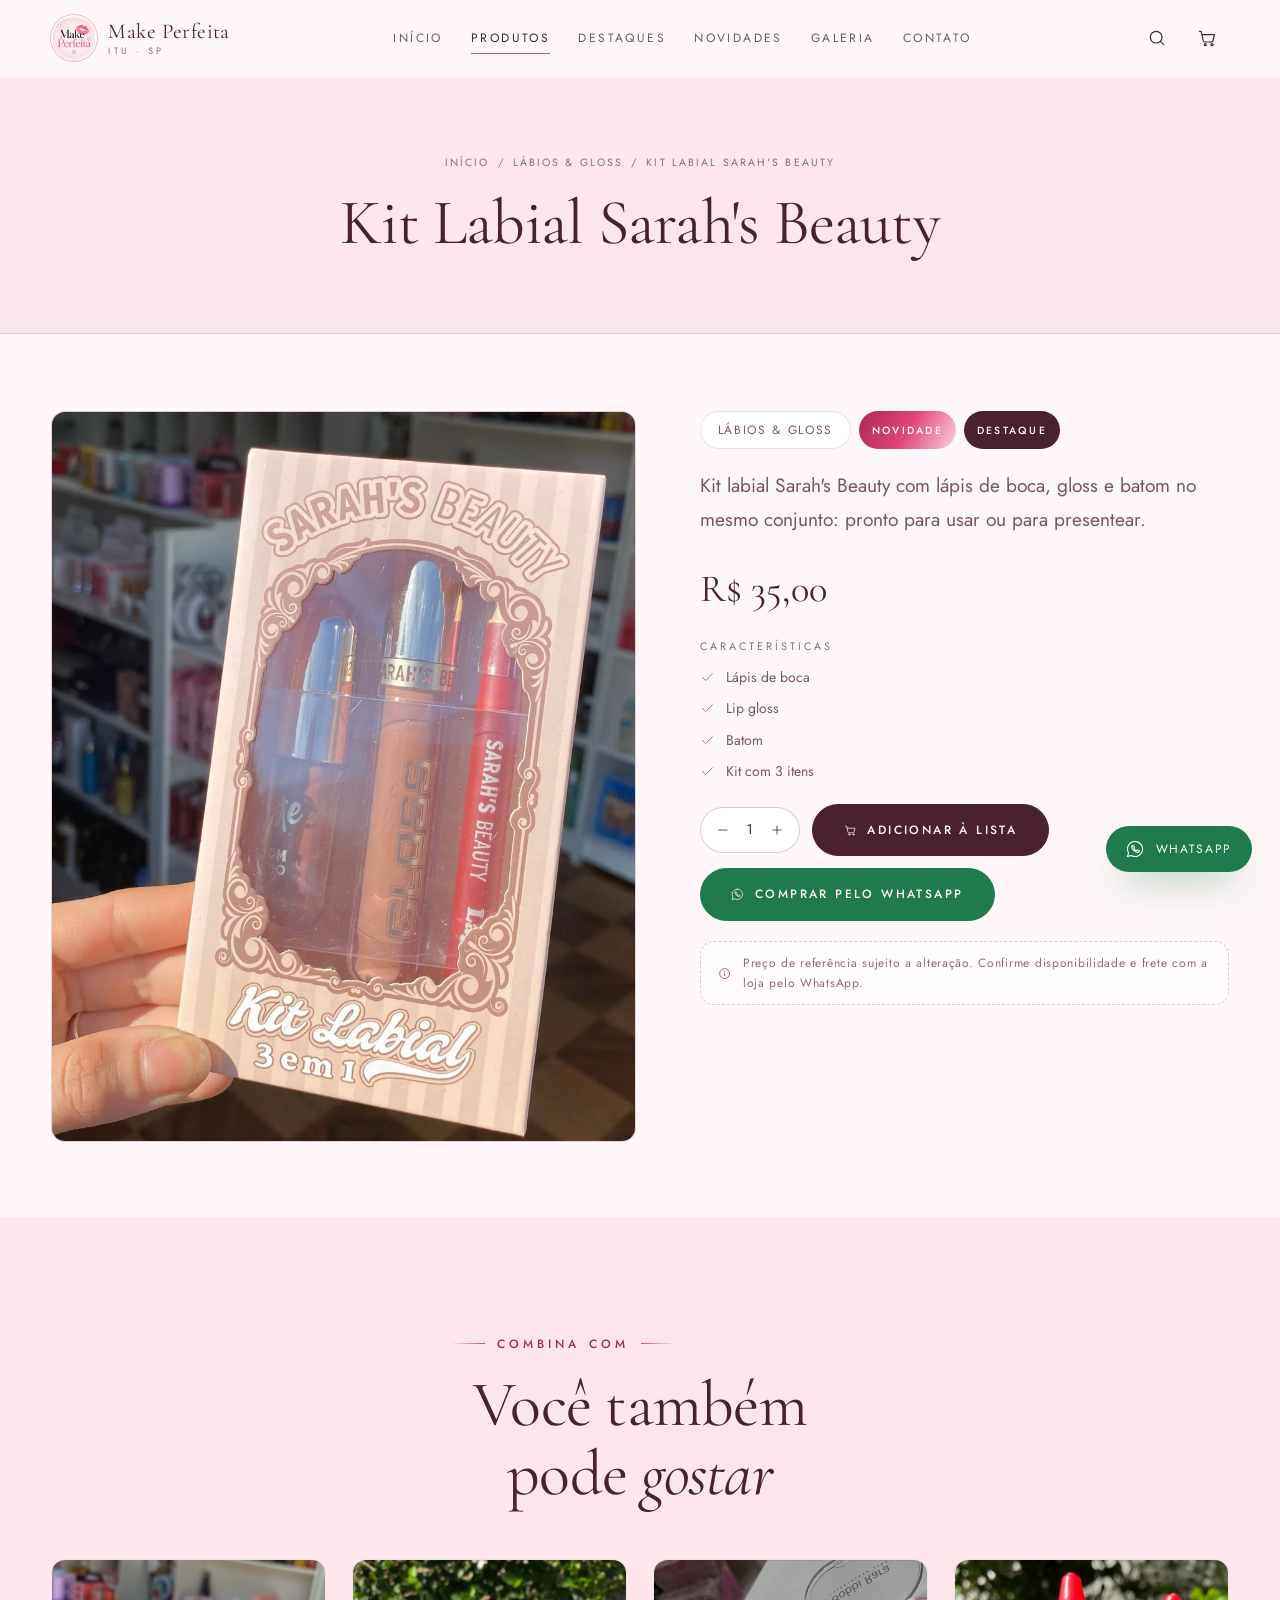
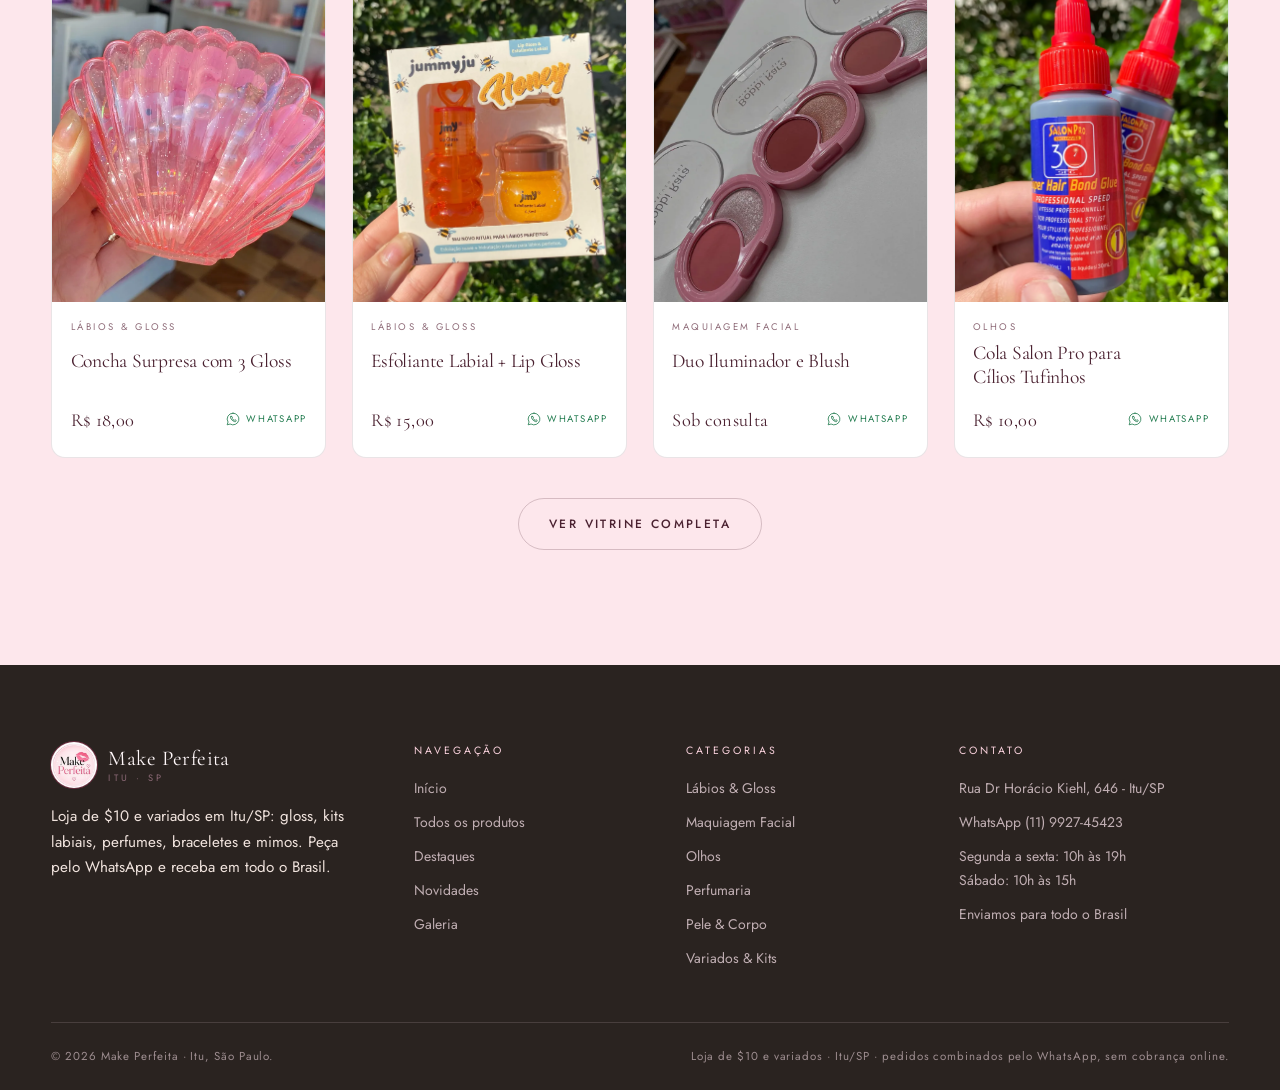
<file: produto.html>
<!DOCTYPE html>
<html lang="pt-BR">
<head>
<meta charset="utf-8">
<meta name="viewport" content="width=device-width, initial-scale=1">
<meta name="theme-color" content="#fff7f9">

<title>Produto | Make Perfeita — Itu/SP</title>
<meta name="description" content="Detalhes do produto, preço de referência e pedido pelo WhatsApp. Make Perfeita, loja de $10 e variados em Itu, São Paulo.">
<meta name="robots" content="index, follow">
<link rel="canonical" href="https://make-perfeita.vercel.app/produto.html">

<meta property="og:type" content="product">
<meta property="og:locale" content="pt_BR">
<meta property="og:site_name" content="Make Perfeita">
<meta property="og:image" content="https://make-perfeita.vercel.app/assets/img/og-image.jpg">
<meta name="twitter:card" content="summary_large_image">

<link rel="icon" href="assets/img/favicon.svg" type="image/svg+xml">
<link rel="apple-touch-icon" href="assets/img/apple-touch-icon.png">
<link rel="icon" href="assets/img/favicon-512.png" sizes="512x512" type="image/png">

<link rel="preconnect" href="https://fonts.googleapis.com">
<link rel="preconnect" href="https://fonts.gstatic.com" crossorigin>
<link href="https://fonts.googleapis.com/css2?family=Cormorant+Garamond:ital,wght@0,300;0,400;0,500;1,300;1,400&family=Jost:wght@300;400;500&display=swap" rel="stylesheet">
<link rel="stylesheet" href="assets/css/styles.css?v=4">
<script src="assets/js/data.js?v=4" defer></script>
<script src="assets/js/app.js?v=4" defer></script>
</head>
<body>

<a href="#conteudo" class="sr-only">Ir para o conteúdo</a>

<header class="header">
  <div class="container--wide container nav">
    <a class="brand" href="index.html" aria-label="Make Perfeita — página inicial">
      <img class="brand__logo" src="assets/img/logo.png" alt="" width="46" height="46" decoding="async">
      <span class="brand__text">
        <span class="brand__name" data-bind="loja">Make Perfeita</span>
        <span class="brand__sub">Itu · SP</span>
      </span>
    </a>

    <nav class="nav__menu" aria-label="Navegação principal">
      <a class="nav__link" href="index.html">Início</a>
      <a class="nav__link" href="produtos.html" aria-current="page">Produtos</a>
      <a class="nav__link" href="index.html#destaques">Destaques</a>
      <a class="nav__link" href="index.html#novidades">Novidades</a>
      <a class="nav__link" href="index.html#galeria">Galeria</a>
      <a class="nav__link" href="index.html#contato">Contato</a>
    </nav>

    <div class="nav__actions">
      <a class="icon-btn nav__search" href="produtos.html" aria-label="Buscar produtos">
        <svg class="icon" viewBox="0 0 24 24" fill="none" stroke="currentColor" stroke-width="1.4" stroke-linecap="round"><circle cx="11" cy="11" r="7"/><path d="M20 20l-3.6-3.6"/></svg>
      </a>
      <button class="icon-btn" type="button" data-open-cart aria-label="Abrir lista de desejos">
        <svg class="icon" viewBox="0 0 24 24" fill="none" stroke="currentColor" stroke-width="1.4" stroke-linecap="round" stroke-linejoin="round"><path d="M3 4h2l2.4 11.2a2 2 0 0 0 2 1.6h7.7a2 2 0 0 0 2-1.5L21 8H6"/><circle cx="10" cy="20" r="1.2"/><circle cx="18" cy="20" r="1.2"/></svg>
        <span class="icon-btn__count" id="cartCount">0</span>
      </button>
      <button class="icon-btn nav__burger" type="button" data-open-drawer aria-label="Abrir menu">
        <svg class="icon" viewBox="0 0 24 24" fill="none" stroke="currentColor" stroke-width="1.4" stroke-linecap="round"><path d="M3 7h18M3 12h18M3 17h12"/></svg>
      </button>
    </div>
  </div>
</header>

<main id="conteudo">

  <section class="page-head">
    <div class="container page-head__inner">
      <nav class="crumbs" id="pdpCrumbs" aria-label="Você está em"></nav>
      <h1 class="display" id="pdpTitle">Produto</h1>
    </div>
  </section>

  <section class="section section--tight">
    <div class="container">
      <div class="pdp" id="pdp"></div>
    </div>
  </section>

  <section class="section section--sand">
    <div class="container">
      <div class="section-head section-head--center" data-reveal>
        <div class="section-head__text">
          <span class="eyebrow eyebrow--center">Combina com</span>
          <h2 class="display">Você também pode <span class="serif-it">gostar</span></h2>
        </div>
      </div>
      <div class="product-grid" id="pdpRelacionados"></div>
      <div style="display:flex;justify-content:center;margin-top:2.5rem" data-reveal="fade">
        <a class="btn btn--ghost" href="produtos.html"><span>Ver vitrine completa</span></a>
      </div>
    </div>
  </section>

</main>

<footer class="footer">
  <div class="container--wide container footer__top">
    <div class="footer__brand">
      <a class="brand" href="index.html">
        <img class="brand__logo" src="assets/img/logo.png" alt="" width="46" height="46" decoding="async">
        <span class="brand__text">
          <span class="brand__name" data-bind="loja">Make Perfeita</span>
          <span class="brand__sub">Itu · SP</span>
        </span>
      </a>
      <p>Loja de $10 e variados em Itu/SP: gloss, kits labiais, perfumes, braceletes e mimos. Peça pelo WhatsApp e receba em todo o Brasil.</p>
      <div class="footer__social" data-rede-wrap>
        <a data-rede="instagram" href="#" target="_blank" rel="noopener" aria-label="Instagram"><svg class="icon" viewBox="0 0 24 24" fill="none" stroke="currentColor" stroke-width="1.4"><rect x="3" y="3" width="18" height="18" rx="5"/><circle cx="12" cy="12" r="4"/><circle cx="17.2" cy="6.8" r=".9" fill="currentColor"/></svg></a>
        <a data-rede="facebook" href="#" target="_blank" rel="noopener" aria-label="Facebook"><svg class="icon" viewBox="0 0 24 24" fill="none" stroke="currentColor" stroke-width="1.4" stroke-linejoin="round"><path d="M14 8.5V7a1.5 1.5 0 0 1 1.5-1.5H17V3h-2.5A4.5 4.5 0 0 0 10 7.5v1H8v2.5h2V21h3v-10h2.2l.5-2.5H13Z"/></svg></a>
        <a data-rede="tiktok" href="#" target="_blank" rel="noopener" aria-label="TikTok"><svg class="icon" viewBox="0 0 24 24" fill="none" stroke="currentColor" stroke-width="1.4" stroke-linecap="round"><path d="M14 3v9.2a3.8 3.8 0 1 1-3-3.7"/><path d="M14 5.5c.6 1.8 2 3 4 3.2"/></svg></a>
      </div>
    </div>

    <nav aria-label="Navegação do rodapé">
      <p class="footer__title">Navegação</p>
      <ul class="footer__list">
        <li><a href="index.html">Início</a></li>
        <li><a href="produtos.html">Todos os produtos</a></li>
        <li><a href="index.html#destaques">Destaques</a></li>
        <li><a href="index.html#novidades">Novidades</a></li>
        <li><a href="index.html#galeria">Galeria</a></li>
      </ul>
    </nav>

    <nav aria-label="Categorias">
      <p class="footer__title">Categorias</p>
      <ul class="footer__list">
        <li><a href="produtos.html?c=labiais">Lábios &amp; Gloss</a></li>
        <li><a href="produtos.html?c=facial">Maquiagem Facial</a></li>
        <li><a href="produtos.html?c=olhos">Olhos</a></li>
        <li><a href="produtos.html?c=perfumaria">Perfumaria</a></li>
        <li><a href="produtos.html?c=pele">Pele &amp; Corpo</a></li>
        <li><a href="produtos.html?c=variados">Variados &amp; Kits</a></li>
      </ul>
    </nav>

    <div>
      <p class="footer__title">Contato</p>
      <ul class="footer__list">
        <li><span data-bind="endereco">Rua Dr Horácio Kiehl, 646 - Itu/SP</span></li>
        <li><a data-wa-link href="https://wa.me/" target="_blank" rel="noopener">WhatsApp <span data-bind="whatsapp">(11) 99274-5423</span></a></li>
        <li><span data-bind="horarios">Seg a sex: 10h às 19h · Sáb: 10h às 15h</span></li>
        <li><span data-bind="entrega">Enviamos para todo o Brasil</span></li>
      </ul>
    </div>
  </div>

  <div class="container--wide container footer__bottom">
    <p>© <span id="ano">2026</span> <span data-bind="loja">Make Perfeita</span> · Itu, São Paulo.</p>
    <p>Loja de $10 e variados · Itu/SP · pedidos combinados pelo WhatsApp, sem cobrança online.</p>
  </div>
</footer>

<a class="wa-float" id="waFloat" href="https://wa.me/" target="_blank" rel="noopener">
  <svg class="icon" viewBox="0 0 24 24" fill="none" stroke="currentColor" stroke-width="1.4" stroke-linecap="round" stroke-linejoin="round"><path d="M12 2a10 10 0 0 0-8.5 15.2L2 22l5-1.4A10 10 0 1 0 12 2Z"/><path d="M8.8 8.2c.2-.5.4-.5.6-.5h.5c.2 0 .4 0 .6.5l.7 1.7c.1.2.1.4 0 .6l-.4.5c-.1.2-.2.3 0 .6a7 7 0 0 0 3 2.6c.3.1.5.1.6 0l.6-.7c.2-.2.4-.2.6-.1l1.6.8c.2.1.4.2.4.4v.6c-.1.6-.9 1.2-1.5 1.3-.5.1-1.1.1-1.8-.1a11 11 0 0 1-6.2-5.5c-.4-1-.4-1.9-.2-2.6a4 4 0 0 1 .5-1Z"/></svg>
  <span>WhatsApp</span>
</a>

<div class="drawer" id="menuDrawer" role="dialog" aria-modal="true" aria-label="Menu">
  <div class="drawer__veil" data-close-drawer></div>
  <div class="drawer__panel">
    <div class="drawer__head">
      <span class="drawer__title">Menu</span>
      <button class="icon-btn" type="button" data-close-drawer aria-label="Fechar menu">
        <svg class="icon" viewBox="0 0 24 24" fill="none" stroke="currentColor" stroke-width="1.4" stroke-linecap="round"><path d="M18 6 6 18M6 6l12 12"/></svg>
      </button>
    </div>
    <nav class="drawer__nav" aria-label="Navegação mobile">
      <a href="index.html">Início<span>01</span></a>
      <a href="produtos.html">Produtos<span>02</span></a>
      <a href="index.html#destaques">Destaques<span>03</span></a>
      <a href="index.html#novidades">Novidades<span>04</span></a>
      <a href="index.html#galeria">Galeria<span>05</span></a>
      <a href="index.html#contato">Contato<span>06</span></a>
    </nav>
    <div class="drawer__foot">
      <a class="btn btn--wa btn--block" data-wa-link href="https://wa.me/" target="_blank" rel="noopener"><span>Falar no WhatsApp</span></a>
      <p class="muted" style="font-size:.85rem;text-align:center">Itu · São Paulo</p>
    </div>
  </div>
</div>

<div class="cart" id="cartDrawer" role="dialog" aria-modal="true" aria-label="Lista de desejos">
  <div class="cart__veil" data-close-cart></div>
  <div class="cart__panel">
    <div class="cart__head">
      <span class="drawer__title">Minha lista</span>
      <button class="icon-btn" type="button" data-close-cart aria-label="Fechar lista">
        <svg class="icon" viewBox="0 0 24 24" fill="none" stroke="currentColor" stroke-width="1.4" stroke-linecap="round"><path d="M18 6 6 18M6 6l12 12"/></svg>
      </button>
    </div>
    <div class="cart__body" id="cartBody"></div>
    <div class="cart__foot">
      <div class="cart__total"><span>Total estimado</span><span id="cartTotal">R$ 0,00</span></div>
      <p class="demo-note" style="margin:0">
        <svg class="icon" viewBox="0 0 24 24" fill="none" stroke="currentColor" stroke-width="1.4" stroke-linecap="round" stroke-linejoin="round"><circle cx="12" cy="12" r="9"/><path d="M12 11v5M12 8h.01"/></svg>
        <span>Ferramenta de apoio: sem pagamento online. O pedido é finalizado com a loja pelo WhatsApp.</span>
      </p>
      <button class="btn btn--wa btn--block" type="button" data-cart-wa>
        <svg class="icon" viewBox="0 0 24 24" fill="none" stroke="currentColor" stroke-width="1.4" stroke-linecap="round" stroke-linejoin="round"><path d="M12 2a10 10 0 0 0-8.5 15.2L2 22l5-1.4A10 10 0 1 0 12 2Z"/></svg>
        <span>Enviar lista no WhatsApp</span>
      </button>
      <button class="btn btn--ghost btn--block" type="button" data-close-cart><span>Continuar escolhendo</span></button>
    </div>
  </div>
</div>

<div class="lightbox" id="lightbox" role="dialog" aria-modal="true" aria-label="Imagem ampliada">
  <button class="lightbox__close" type="button" data-close-lightbox aria-label="Fechar">
    <svg class="icon" viewBox="0 0 24 24" fill="none" stroke="currentColor" stroke-width="1.4" stroke-linecap="round"><path d="M18 6 6 18M6 6l12 12"/></svg>
  </button>
  <figure style="margin:0;display:grid;justify-items:center">
    <img id="lightboxImg" src="assets/img/placeholder.svg" alt="">
    <figcaption class="lightbox__cap" id="lightboxCap"></figcaption>
  </figure>
</div>

<script>
  (function () {
    var y = document.getElementById('ano');
    if (y) y.textContent = new Date().getFullYear();
  })();
</script>

</body>
</html>
</file>
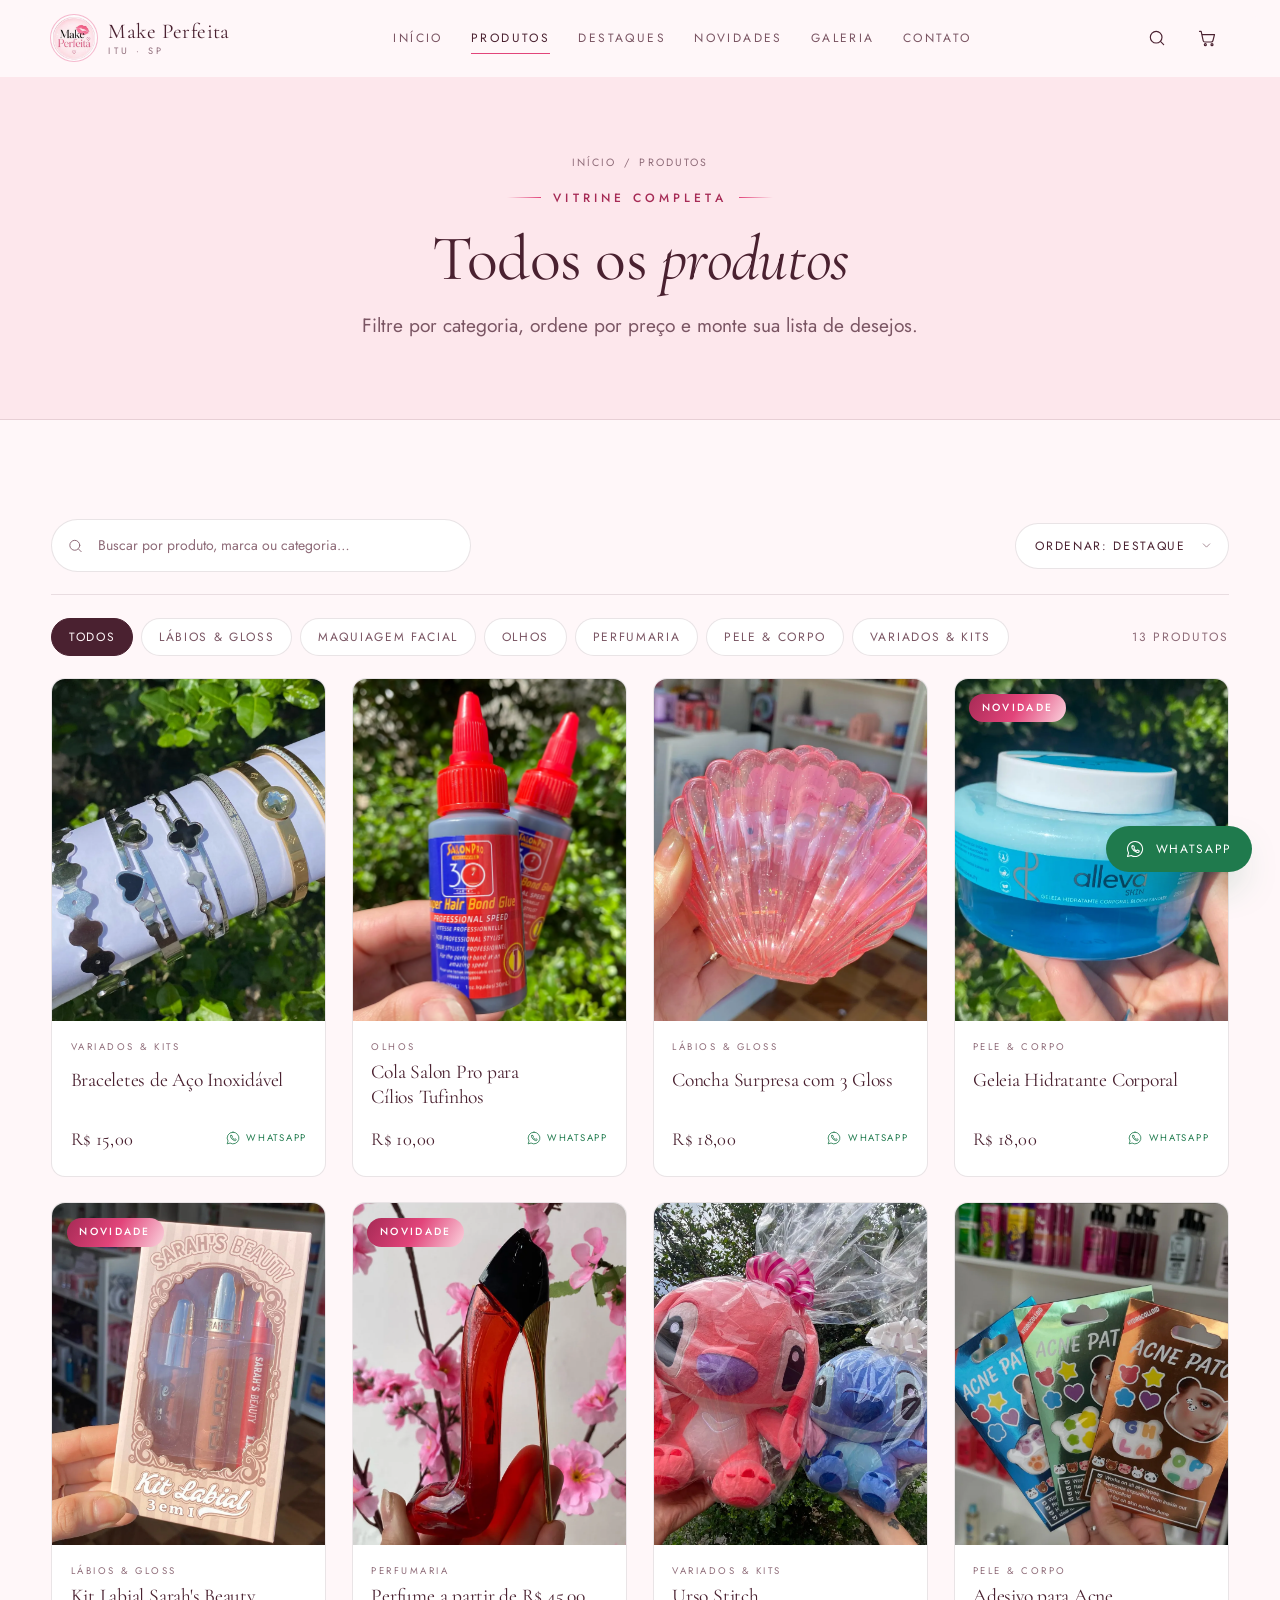
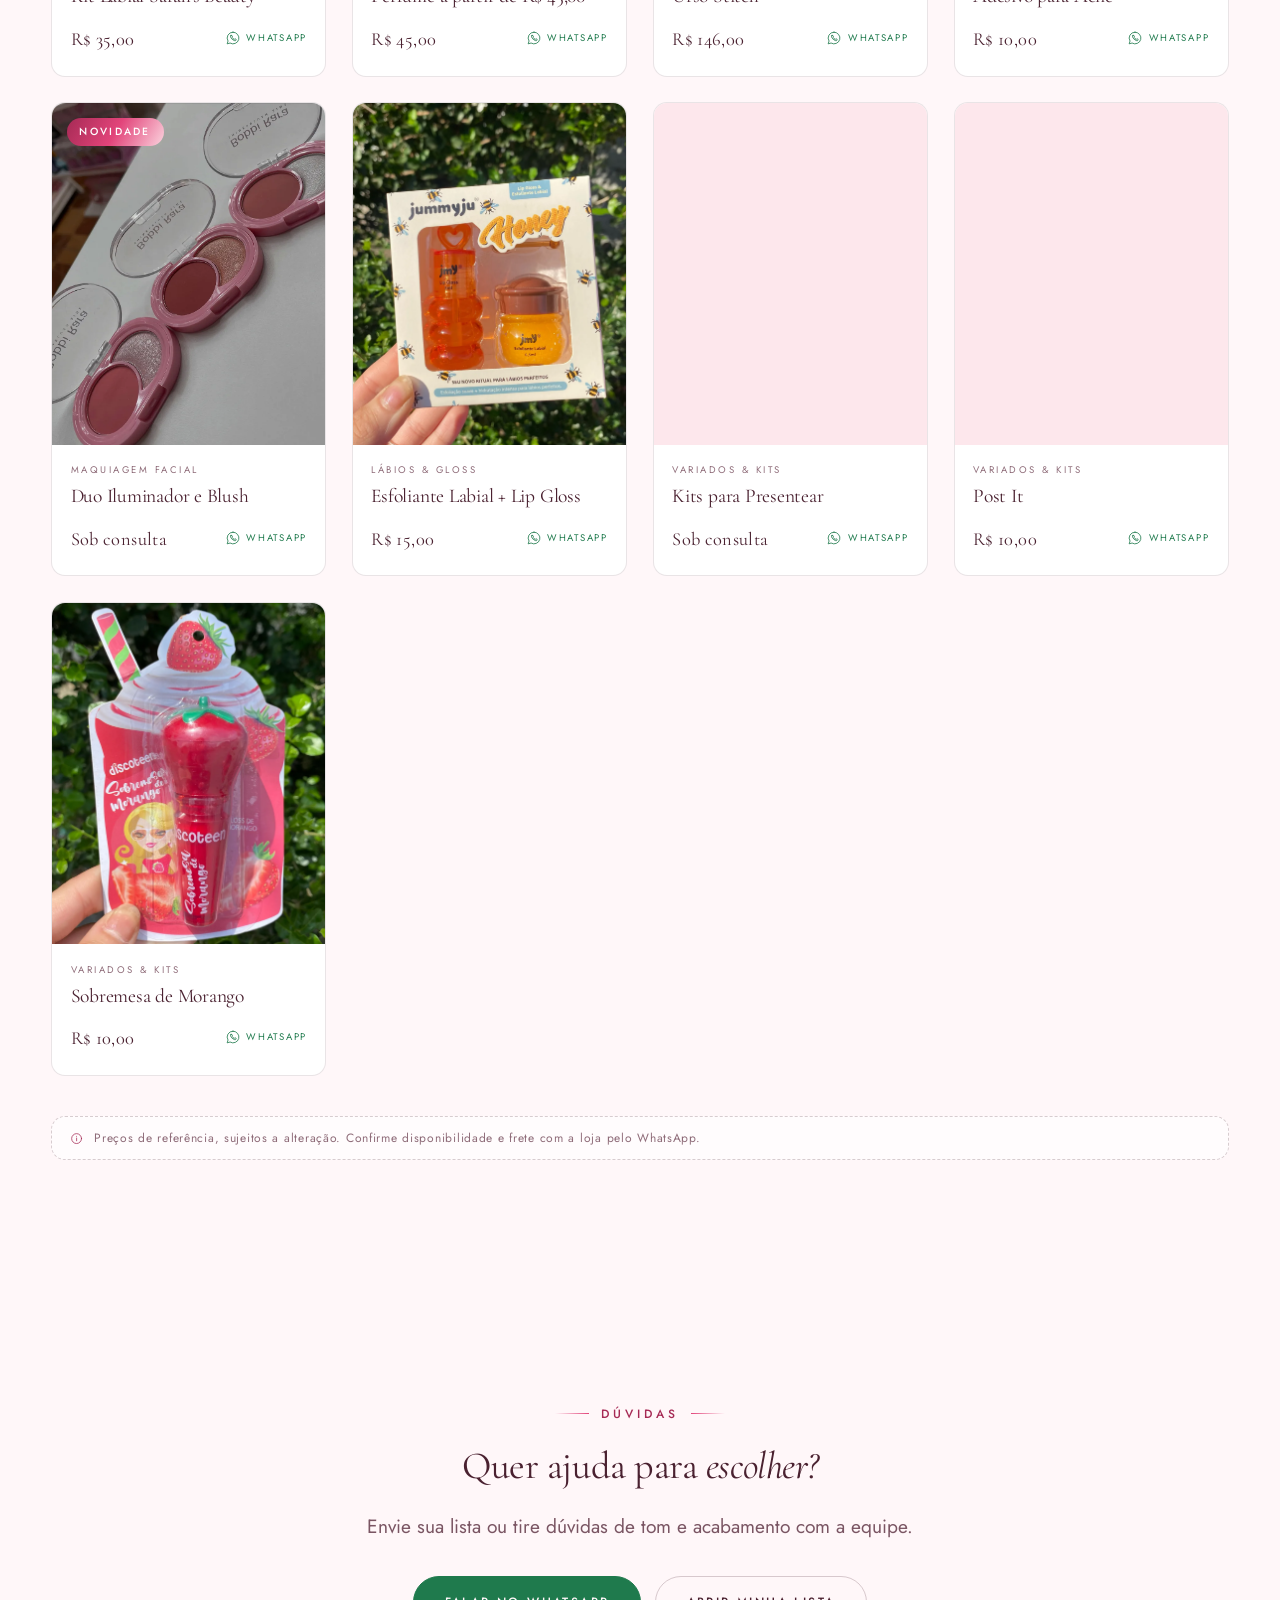
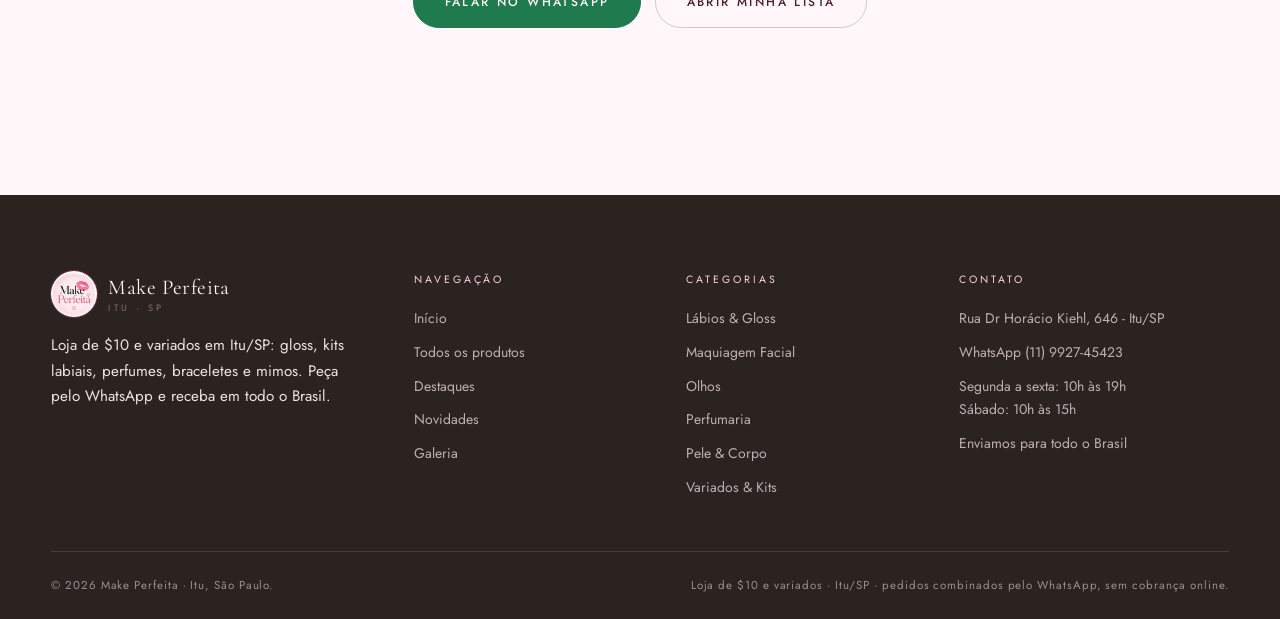
<file: produtos.html>
<!DOCTYPE html>
<html lang="pt-BR">
<head>
<meta charset="utf-8">
<meta name="viewport" content="width=device-width, initial-scale=1">
<meta name="theme-color" content="#fff7f9">

<title>Produtos | Make Perfeita — Loja de $10 e Variados em Itu/SP</title>
<meta name="description" content="Catálogo da Make Perfeita: gloss, kit labial, perfumes, geleia hidratante, braceletes, adesivos e kits para presentear. Monte sua lista e envie pelo WhatsApp.">
<meta name="robots" content="index, follow">
<link rel="canonical" href="https://make-perfeita.vercel.app/produtos.html">

<meta property="og:type" content="website">
<meta property="og:locale" content="pt_BR">
<meta property="og:site_name" content="Make Perfeita">
<meta property="og:title" content="Produtos | Make Perfeita — Itu/SP</title>
<meta property="og:description" content="Gloss, kit labial, perfumes, pele, braceletes e kits de presente com entrega para todo o Brasil.">
<meta property="og:image" content="https://make-perfeita.vercel.app/assets/img/og-image.jpg">
<meta property="og:url" content="https://make-perfeita.vercel.app/produtos.html">
<meta name="twitter:card" content="summary_large_image">

<link rel="icon" href="assets/img/favicon.svg" type="image/svg+xml">
<link rel="apple-touch-icon" href="assets/img/apple-touch-icon.png">
<link rel="icon" href="assets/img/favicon-512.png" sizes="512x512" type="image/png">

<link rel="preconnect" href="https://fonts.googleapis.com">
<link rel="preconnect" href="https://fonts.gstatic.com" crossorigin>
<link href="https://fonts.googleapis.com/css2?family=Cormorant+Garamond:ital,wght@0,300;0,400;0,500;1,300;1,400&family=Jost:wght@300;400;500&display=swap" rel="stylesheet">
<link rel="stylesheet" href="assets/css/styles.css?v=4">
<script src="assets/js/data.js?v=4" defer></script>
<script src="assets/js/app.js?v=4" defer></script>
</head>
<body>

<a href="#conteudo" class="sr-only">Ir para o conteúdo</a>

<header class="header">
  <div class="container--wide container nav">
    <a class="brand" href="index.html" aria-label="Make Perfeita — página inicial">
      <img class="brand__logo" src="assets/img/logo.png" alt="" width="46" height="46" decoding="async">
      <span class="brand__text">
        <span class="brand__name" data-bind="loja">Make Perfeita</span>
        <span class="brand__sub">Itu · SP</span>
      </span>
    </a>

    <nav class="nav__menu" aria-label="Navegação principal">
      <a class="nav__link" href="index.html">Início</a>
      <a class="nav__link" href="produtos.html" aria-current="page">Produtos</a>
      <a class="nav__link" href="index.html#destaques">Destaques</a>
      <a class="nav__link" href="index.html#novidades">Novidades</a>
      <a class="nav__link" href="index.html#galeria">Galeria</a>
      <a class="nav__link" href="index.html#contato">Contato</a>
    </nav>

    <div class="nav__actions">
      <button class="icon-btn nav__search" type="button" id="buscaFoco" aria-label="Focar busca">
        <svg class="icon" viewBox="0 0 24 24" fill="none" stroke="currentColor" stroke-width="1.4" stroke-linecap="round"><circle cx="11" cy="11" r="7"/><path d="M20 20l-3.6-3.6"/></svg>
      </button>
      <button class="icon-btn" type="button" data-open-cart aria-label="Abrir lista de desejos">
        <svg class="icon" viewBox="0 0 24 24" fill="none" stroke="currentColor" stroke-width="1.4" stroke-linecap="round" stroke-linejoin="round"><path d="M3 4h2l2.4 11.2a2 2 0 0 0 2 1.6h7.7a2 2 0 0 0 2-1.5L21 8H6"/><circle cx="10" cy="20" r="1.2"/><circle cx="18" cy="20" r="1.2"/></svg>
        <span class="icon-btn__count" id="cartCount">0</span>
      </button>
      <button class="icon-btn nav__burger" type="button" data-open-drawer aria-label="Abrir menu">
        <svg class="icon" viewBox="0 0 24 24" fill="none" stroke="currentColor" stroke-width="1.4" stroke-linecap="round"><path d="M3 7h18M3 12h18M3 17h12"/></svg>
      </button>
    </div>
  </div>
</header>

<main id="conteudo">

  <section class="page-head">
    <div class="container page-head__inner">
      <nav class="crumbs" aria-label="Você está em">
        <a href="index.html">Início</a><span>/</span><span>Produtos</span>
      </nav>
      <span class="eyebrow eyebrow--center">Vitrine completa</span>
      <h1 class="display">Todos os <span class="serif-it">produtos</span></h1>
      <p class="lead text-center">Filtre por categoria, ordene por preço e monte sua lista de desejos.</p>
    </div>
  </section>

  <section class="section section--tight">
    <div class="container">

      <div class="toolbar">
        <div class="search">
          <svg class="icon" viewBox="0 0 24 24" fill="none" stroke="currentColor" stroke-width="1.4" stroke-linecap="round"><circle cx="11" cy="11" r="7"/><path d="M20 20l-3.6-3.6"/></svg>
          <label class="sr-only" for="busca">Buscar produtos</label>
          <input id="busca" type="search" placeholder="Buscar por produto, marca ou categoria…" autocomplete="off">
          <button class="search__clear" type="button" id="buscaLimpar" aria-label="Limpar busca">
            <svg class="icon" viewBox="0 0 24 24" fill="none" stroke="currentColor" stroke-width="1.4" stroke-linecap="round"><path d="M18 6 6 18M6 6l12 12"/></svg>
          </button>
        </div>

        <div class="select">
          <label class="sr-only" for="ordenar">Ordenar por</label>
          <select id="ordenar">
            <option value="destaque">Ordenar: destaque</option>
            <option value="menor-preco">Menor preço</option>
            <option value="maior-preco">Maior preço</option>
            <option value="alfabetico">Nome (A–Z)</option>
          </select>
          <svg class="icon" viewBox="0 0 24 24" fill="none" stroke="currentColor" stroke-width="1.4" stroke-linecap="round" stroke-linejoin="round"><path d="m6 9 6 6 6-6"/></svg>
        </div>
      </div>

      <div class="filter-bar">
        <div class="filter-bar__chips" id="filtros"></div>
        <p class="filter-bar__count" id="resultadoCount"></p>
      </div>

      <div class="product-grid" id="gradeProdutos"></div>

      <div class="empty" id="semResultado" style="display:none">
        <svg class="icon" viewBox="0 0 24 24" fill="none" stroke="currentColor" stroke-width="1.3" stroke-linecap="round"><circle cx="11" cy="11" r="7"/><path d="M20 20l-3.6-3.6"/></svg>
        <h3 class="display" style="font-size:1.6rem">Nada encontrado</h3>
        <p class="muted">Tente outro termo ou fale com a gente pelo WhatsApp para encontrar o que procura.</p>
        <a class="btn btn--wa" data-wa-link href="https://wa.me/" target="_blank" rel="noopener"><span>Chamar no WhatsApp</span></a>
      </div>

      <p class="demo-note" style="margin-top:2.5rem">
        <svg class="icon" viewBox="0 0 24 24" fill="none" stroke="currentColor" stroke-width="1.4" stroke-linecap="round" stroke-linejoin="round"><circle cx="12" cy="12" r="9"/><path d="M12 11v5M12 8h.01"/></svg>
        <span>Preços de referência, sujeitos a alteração. Confirme disponibilidade e frete com a loja pelo WhatsApp.</span>
      </p>
    </div>
  </section>

  <section class="section section--tight">
    <div class="container">
      <div class="banner__content" style="max-width:40rem">
        <span class="eyebrow eyebrow--center">Dúvidas</span>
        <h2 class="banner__title" style="font-size:clamp(1.7rem,3.6vw,2.4rem)">Quer ajuda para <span class="serif-it">escolher?</span></h2>
        <p class="lead text-center">Envie sua lista ou tire dúvidas de tom e acabamento com a equipe.</p>
        <div class="hero__actions" style="justify-content:center">
          <a class="btn btn--wa" data-wa-link href="https://wa.me/" target="_blank" rel="noopener"><span>Falar no WhatsApp</span></a>
          <button class="btn btn--ghost" type="button" data-open-cart><span>Abrir minha lista</span></button>
        </div>
      </div>
    </div>
  </section>

</main>

<footer class="footer">
  <div class="container--wide container footer__top">
    <div class="footer__brand">
      <a class="brand" href="index.html">
        <img class="brand__logo" src="assets/img/logo.png" alt="" width="46" height="46" decoding="async">
        <span class="brand__text">
          <span class="brand__name" data-bind="loja">Make Perfeita</span>
          <span class="brand__sub">Itu · SP</span>
        </span>
      </a>
      <p>Loja de $10 e variados em Itu/SP: gloss, kits labiais, perfumes, braceletes e mimos. Peça pelo WhatsApp e receba em todo o Brasil.</p>
      <div class="footer__social" data-rede-wrap>
        <a data-rede="instagram" href="#" target="_blank" rel="noopener" aria-label="Instagram"><svg class="icon" viewBox="0 0 24 24" fill="none" stroke="currentColor" stroke-width="1.4"><rect x="3" y="3" width="18" height="18" rx="5"/><circle cx="12" cy="12" r="4"/><circle cx="17.2" cy="6.8" r=".9" fill="currentColor"/></svg></a>
        <a data-rede="facebook" href="#" target="_blank" rel="noopener" aria-label="Facebook"><svg class="icon" viewBox="0 0 24 24" fill="none" stroke="currentColor" stroke-width="1.4" stroke-linejoin="round"><path d="M14 8.5V7a1.5 1.5 0 0 1 1.5-1.5H17V3h-2.5A4.5 4.5 0 0 0 10 7.5v1H8v2.5h2V21h3v-10h2.2l.5-2.5H13Z"/></svg></a>
        <a data-rede="tiktok" href="#" target="_blank" rel="noopener" aria-label="TikTok"><svg class="icon" viewBox="0 0 24 24" fill="none" stroke="currentColor" stroke-width="1.4" stroke-linecap="round"><path d="M14 3v9.2a3.8 3.8 0 1 1-3-3.7"/><path d="M14 5.5c.6 1.8 2 3 4 3.2"/></svg></a>
      </div>
    </div>

    <nav aria-label="Navegação do rodapé">
      <p class="footer__title">Navegação</p>
      <ul class="footer__list">
        <li><a href="index.html">Início</a></li>
        <li><a href="produtos.html">Todos os produtos</a></li>
        <li><a href="index.html#destaques">Destaques</a></li>
        <li><a href="index.html#novidades">Novidades</a></li>
        <li><a href="index.html#galeria">Galeria</a></li>
      </ul>
    </nav>

    <nav aria-label="Categorias">
      <p class="footer__title">Categorias</p>
      <ul class="footer__list">
        <li><a href="produtos.html?c=labiais">Lábios &amp; Gloss</a></li>
        <li><a href="produtos.html?c=facial">Maquiagem Facial</a></li>
        <li><a href="produtos.html?c=olhos">Olhos</a></li>
        <li><a href="produtos.html?c=perfumaria">Perfumaria</a></li>
        <li><a href="produtos.html?c=pele">Pele &amp; Corpo</a></li>
        <li><a href="produtos.html?c=variados">Variados &amp; Kits</a></li>
      </ul>
    </nav>

    <div>
      <p class="footer__title">Contato</p>
      <ul class="footer__list">
        <li><span data-bind="endereco">Rua Dr Horácio Kiehl, 646 - Itu/SP</span></li>
        <li><a data-wa-link href="https://wa.me/" target="_blank" rel="noopener">WhatsApp <span data-bind="whatsapp">(11) 99274-5423</span></a></li>
        <li><span data-bind="horarios">Seg a sex: 10h às 19h · Sáb: 10h às 15h</span></li>
        <li><span data-bind="entrega">Enviamos para todo o Brasil</span></li>
      </ul>
    </div>
  </div>

  <div class="container--wide container footer__bottom">
    <p>© <span id="ano">2026</span> <span data-bind="loja">Make Perfeita</span> · Itu, São Paulo.</p>
    <p>Loja de $10 e variados · Itu/SP · pedidos combinados pelo WhatsApp, sem cobrança online.</p>
  </div>
</footer>

<a class="wa-float" id="waFloat" href="https://wa.me/" target="_blank" rel="noopener">
  <svg class="icon" viewBox="0 0 24 24" fill="none" stroke="currentColor" stroke-width="1.4" stroke-linecap="round" stroke-linejoin="round"><path d="M12 2a10 10 0 0 0-8.5 15.2L2 22l5-1.4A10 10 0 1 0 12 2Z"/><path d="M8.8 8.2c.2-.5.4-.5.6-.5h.5c.2 0 .4 0 .6.5l.7 1.7c.1.2.1.4 0 .6l-.4.5c-.1.2-.2.3 0 .6a7 7 0 0 0 3 2.6c.3.1.5.1.6 0l.6-.7c.2-.2.4-.2.6-.1l1.6.8c.2.1.4.2.4.4v.6c-.1.6-.9 1.2-1.5 1.3-.5.1-1.1.1-1.8-.1a11 11 0 0 1-6.2-5.5c-.4-1-.4-1.9-.2-2.6a4 4 0 0 1 .5-1Z"/></svg>
  <span>WhatsApp</span>
</a>

<div class="drawer" id="menuDrawer" role="dialog" aria-modal="true" aria-label="Menu">
  <div class="drawer__veil" data-close-drawer></div>
  <div class="drawer__panel">
    <div class="drawer__head">
      <span class="drawer__title">Menu</span>
      <button class="icon-btn" type="button" data-close-drawer aria-label="Fechar menu">
        <svg class="icon" viewBox="0 0 24 24" fill="none" stroke="currentColor" stroke-width="1.4" stroke-linecap="round"><path d="M18 6 6 18M6 6l12 12"/></svg>
      </button>
    </div>
    <nav class="drawer__nav" aria-label="Navegação mobile">
      <a href="index.html">Início<span>01</span></a>
      <a href="produtos.html">Produtos<span>02</span></a>
      <a href="index.html#destaques">Destaques<span>03</span></a>
      <a href="index.html#novidades">Novidades<span>04</span></a>
      <a href="index.html#galeria">Galeria<span>05</span></a>
      <a href="index.html#contato">Contato<span>06</span></a>
    </nav>
    <div class="drawer__foot">
      <a class="btn btn--wa btn--block" data-wa-link href="https://wa.me/" target="_blank" rel="noopener"><span>Falar no WhatsApp</span></a>
      <p class="muted" style="font-size:.85rem;text-align:center">Itu · São Paulo</p>
    </div>
  </div>
</div>

<div class="cart" id="cartDrawer" role="dialog" aria-modal="true" aria-label="Lista de desejos">
  <div class="cart__veil" data-close-cart></div>
  <div class="cart__panel">
    <div class="cart__head">
      <span class="drawer__title">Minha lista</span>
      <button class="icon-btn" type="button" data-close-cart aria-label="Fechar lista">
        <svg class="icon" viewBox="0 0 24 24" fill="none" stroke="currentColor" stroke-width="1.4" stroke-linecap="round"><path d="M18 6 6 18M6 6l12 12"/></svg>
      </button>
    </div>
    <div class="cart__body" id="cartBody"></div>
    <div class="cart__foot">
      <div class="cart__total"><span>Total estimado</span><span id="cartTotal">R$ 0,00</span></div>
      <p class="demo-note" style="margin:0">
        <svg class="icon" viewBox="0 0 24 24" fill="none" stroke="currentColor" stroke-width="1.4" stroke-linecap="round" stroke-linejoin="round"><circle cx="12" cy="12" r="9"/><path d="M12 11v5M12 8h.01"/></svg>
        <span>Ferramenta de apoio: sem pagamento online. O pedido é finalizado com a loja pelo WhatsApp.</span>
      </p>
      <button class="btn btn--wa btn--block" type="button" data-cart-wa>
        <svg class="icon" viewBox="0 0 24 24" fill="none" stroke="currentColor" stroke-width="1.4" stroke-linecap="round" stroke-linejoin="round"><path d="M12 2a10 10 0 0 0-8.5 15.2L2 22l5-1.4A10 10 0 1 0 12 2Z"/></svg>
        <span>Enviar lista no WhatsApp</span>
      </button>
      <button class="btn btn--ghost btn--block" type="button" data-close-cart><span>Continuar escolhendo</span></button>
    </div>
  </div>
</div>

<div class="lightbox" id="lightbox" role="dialog" aria-modal="true" aria-label="Imagem ampliada">
  <button class="lightbox__close" type="button" data-close-lightbox aria-label="Fechar">
    <svg class="icon" viewBox="0 0 24 24" fill="none" stroke="currentColor" stroke-width="1.4" stroke-linecap="round"><path d="M18 6 6 18M6 6l12 12"/></svg>
  </button>
  <figure style="margin:0;display:grid;justify-items:center">
    <img id="lightboxImg" src="assets/img/placeholder.svg" alt="">
    <figcaption class="lightbox__cap" id="lightboxCap"></figcaption>
  </figure>
</div>

<script>
  (function () {
    var y = document.getElementById('ano');
    if (y) y.textContent = new Date().getFullYear();
    var b = document.getElementById('buscaFoco');
    var s = document.getElementById('busca');
    if (b && s) b.addEventListener('click', function () { s.focus(); s.select(); });
  })();
</script>

</body>
</html>
</file>
<file: assets/css/styles.css>
/* ==========================================================================
   Make Perfeita — Design System
   Paleta extraída da logo: rosa (#C22E63 / #E2447A) sobre rosa pálido e branco
   ========================================================================== */

/* --------------------------------------------------------------------------
   1. Tokens
   -------------------------------------------------------------------------- */
:root {
  /* Cores da marca */
  --white: #ffffff;
  --cream: #fff7f9;
  --sand: #fde7ec;
  --nude: #fbd3de;
  --blush: #f7afc6;
  --blush-deep: #d9598a;
  --rose-ink: #8e3b58;
  --gold: #e2447a;
  --gold-soft: #fbd3de;
  --gold-deep: #a62a55;
  --ink: #4a2130;
  --ink-soft: #7a5563;
  --ink-mute: #8e6b78;
  --line: rgba(74, 33, 48, 0.12);
  --line-strong: rgba(74, 33, 48, 0.22);

  /* Superfícies */
  --surface: var(--cream);
  --surface-alt: var(--sand);
  --surface-ink: #2a2320;
  --surface-ink-soft: #f0e3dd;

  /* Tipografia */
  --font-display: "Cormorant Garamond", "Didot", "Playfair Display", Georgia, "Times New Roman", serif;
  --font-body: "Jost", "Futura", "Helvetica Neue", "Segoe UI", Arial, sans-serif;

  --fs-hero: clamp(2.85rem, 8.4vw, 6.6rem);
  --fs-display: clamp(2.1rem, 5.2vw, 4rem);
  --fs-title: clamp(1.6rem, 3.1vw, 2.5rem);
  --fs-lead: clamp(1.02rem, 1.5vw, 1.22rem);
  --fs-body: clamp(0.95rem, 1.05vw, 1.02rem);
  --fs-sm: 0.875rem;
  --fs-xs: 0.75rem;

  /* Layout */
  --container: 1280px;
  --container-wide: 1440px;
  --gutter: clamp(1.25rem, 4vw, 3.5rem);
  --section-y: clamp(4.5rem, 9vw, 8.5rem);
  --radius-sm: 6px;
  --radius: 14px;
  --radius-lg: 22px;
  --radius-pill: 999px;

  /* Efeitos */
  --shadow-sm: 0 6px 22px -14px rgba(74, 33, 48, 0.45);
  --shadow: 0 26px 60px -34px rgba(74, 33, 48, 0.45);
  --shadow-lg: 0 44px 100px -48px rgba(74, 33, 48, 0.55);
  --ease: cubic-bezier(0.22, 0.61, 0.36, 1);
  --ease-out: cubic-bezier(0.16, 1, 0.3, 1);
  --dur: 0.5s;

  /* Header */
  --header-h: 76px;
}

/* --------------------------------------------------------------------------
   2. Reset & base
   -------------------------------------------------------------------------- */
*,
*::before,
*::after {
  box-sizing: border-box;
}

* {
  margin: 0;
}

html {
  -webkit-text-size-adjust: 100%;
  scroll-behavior: smooth;
  scroll-padding-top: calc(var(--header-h) + 24px);
}

body {
  font-family: var(--font-body);
  font-size: var(--fs-body);
  line-height: 1.68;
  color: var(--ink);
  background: var(--surface);
  -webkit-font-smoothing: antialiased;
  -moz-osx-font-smoothing: grayscale;
  overflow-x: hidden;
}

body.is-locked {
  overflow: hidden;
}

img,
svg,
picture,
video {
  display: block;
  max-width: 100%;
}

img {
  height: auto;
  background: var(--sand);
}

button,
input,
select,
textarea {
  font: inherit;
  color: inherit;
}

button {
  background: none;
  border: 0;
  cursor: pointer;
}

a {
  color: inherit;
  text-decoration: none;
}

ul,
ol {
  list-style: none;
  padding: 0;
}

:focus-visible {
  outline: 2px solid var(--gold-deep);
  outline-offset: 3px;
  border-radius: 2px;
}

::selection {
  background: var(--blush);
  color: var(--ink);
}

/* --------------------------------------------------------------------------
   3. Tipografia
   -------------------------------------------------------------------------- */
h1,
h2,
h3,
h4 {
  font-family: var(--font-display);
  font-weight: 400;
  line-height: 1.08;
  letter-spacing: -0.012em;
  text-wrap: balance;
}

p {
  text-wrap: pretty;
}

.display {
  font-size: var(--fs-display);
}

.lead {
  font-size: var(--fs-lead);
  color: var(--ink-soft);
  line-height: 1.75;
  max-width: 62ch;
}

.eyebrow {
  display: inline-flex;
  align-items: center;
  gap: 0.75rem;
  font-size: var(--fs-xs);
  letter-spacing: 0.34em;
  text-transform: uppercase;
  color: var(--gold-deep);
  font-weight: 500;
}

.eyebrow::before {
  content: "";
  width: 34px;
  height: 1px;
  background: linear-gradient(90deg, transparent, var(--gold));
}

.eyebrow--center::after {
  content: "";
  width: 34px;
  height: 1px;
  background: linear-gradient(270deg, transparent, var(--gold));
}

.icon {
  width: 20px;
  height: 20px;
  flex: none;
}

.serif-it {
  font-style: italic;
  font-family: var(--font-display);
}

.text-center {
  text-align: center;
}

.sr-only {
  position: absolute;
  width: 1px;
  height: 1px;
  padding: 0;
  overflow: hidden;
  clip: rect(0 0 0 0);
  white-space: nowrap;
  border: 0;
}

/* --------------------------------------------------------------------------
   4. Layout
   -------------------------------------------------------------------------- */
.container {
  width: min(100% - var(--gutter) * 2, var(--container));
  margin-inline: auto;
}

.container--wide {
  width: min(100% - var(--gutter) * 2, var(--container-wide));
}

.section {
  padding-block: var(--section-y);
  position: relative;
}

.section--tight {
  padding-block: clamp(3rem, 6vw, 5rem);
}

.section--sand {
  background: var(--surface-alt);
}

.section--ink {
  background: var(--surface-ink);
  color: var(--cream);
}

.section--ink .lead,
.section--ink .muted {
  color: rgba(255, 247, 249, 0.72);
}

.section-head {
  display: flex;
  flex-wrap: wrap;
  align-items: flex-end;
  justify-content: space-between;
  gap: 1.5rem 2.5rem;
  margin-bottom: clamp(2rem, 4vw, 3.5rem);
}

.section-head__text {
  max-width: 42ch;
  display: grid;
  gap: 1rem;
}

.section-head--center {
  flex-direction: column;
  align-items: center;
  text-align: center;
}

.section-head--center .section-head__text {
  align-items: center;
}

.muted {
  color: var(--ink-soft);
}

/* --------------------------------------------------------------------------
   5. Botões
   -------------------------------------------------------------------------- */
.btn {
  --btn-bg: var(--ink);
  --btn-fg: var(--cream);
  --btn-bd: var(--ink);
  position: relative;
  display: inline-flex;
  align-items: center;
  justify-content: center;
  gap: 0.7rem;
  padding: 0.95rem 1.9rem;
  font-size: var(--fs-xs);
  font-weight: 500;
  letter-spacing: 0.2em;
  text-transform: uppercase;
  color: var(--btn-fg);
  background: var(--btn-bg);
  border: 1px solid var(--btn-bd);
  border-radius: var(--radius-pill);
  cursor: pointer;
  overflow: hidden;
  isolation: isolate;
  transition: color 0.4s var(--ease), border-color 0.4s var(--ease),
    background-color 0.4s var(--ease), transform 0.4s var(--ease),
    box-shadow 0.4s var(--ease);
}

.btn > * {
  position: relative;
  z-index: 1;
}

.btn::after {
  content: "";
  position: absolute;
  inset: 0;
  z-index: 0;
  background: linear-gradient(120deg, var(--gold-deep), var(--gold), var(--gold-soft));
  transform: translateY(101%);
  transition: transform 0.5s var(--ease-out);
}

.btn:hover {
  color: #fff;
  border-color: var(--gold);
  transform: translateY(-2px);
  box-shadow: var(--shadow-sm);
}

.btn:hover::after {
  transform: translateY(0);
}

.btn:active {
  transform: translateY(0);
}

.btn--ghost {
  --btn-bg: transparent;
  --btn-fg: var(--ink);
  --btn-bd: var(--line-strong);
}

.btn--light {
  --btn-bg: rgba(255, 255, 255, 0.06);
  --btn-fg: var(--cream);
  --btn-bd: rgba(255, 247, 249, 0.4);
  backdrop-filter: blur(6px);
}

.btn--wa {
  --btn-bg: #1f7a4d;
  --btn-bd: #1f7a4d;
}

.btn--wa::after {
  background: linear-gradient(120deg, #14603a, #25a866);
}

.btn--wa:hover {
  border-color: #25a866;
}

.btn--sm {
  padding: 0.7rem 1.35rem;
  font-size: 0.68rem;
}

.btn--block {
  width: 100%;
}

.btn .icon {
  width: 1.05em;
  height: 1.05em;
  flex: none;
}

/* Link sublinhado elegante */
.link-arrow {
  display: inline-flex;
  align-items: center;
  gap: 0.6rem;
  font-size: var(--fs-xs);
  letter-spacing: 0.2em;
  text-transform: uppercase;
  color: var(--ink);
  padding-bottom: 0.35rem;
  position: relative;
}

.link-arrow::after {
  content: "";
  position: absolute;
  left: 0;
  bottom: 0;
  width: 100%;
  height: 1px;
  background: currentColor;
  opacity: 0.35;
  transform-origin: right;
  transition: transform 0.45s var(--ease), opacity 0.45s var(--ease);
}

.link-arrow:hover::after {
  opacity: 1;
  transform: scaleX(0.35);
}

.link-arrow .icon {
  width: 1.1em;
  height: 1.1em;
  transition: transform 0.45s var(--ease);
}

.link-arrow:hover .icon {
  transform: translateX(5px);
}

.link-arrow--gold {
  color: var(--gold-deep);
}

/* --------------------------------------------------------------------------
   6. Selos / chips
   -------------------------------------------------------------------------- */
.chip {
  display: inline-flex;
  align-items: center;
  gap: 0.5rem;
  padding: 0.5rem 1.05rem;
  font-size: var(--fs-xs);
  letter-spacing: 0.14em;
  text-transform: uppercase;
  border: 1px solid var(--line);
  border-radius: var(--radius-pill);
  background: var(--white);
  color: var(--ink-soft);
  transition: all 0.35s var(--ease);
}

.chip:hover {
  border-color: var(--gold);
  color: var(--ink);
}

.chip[aria-pressed="true"],
.chip.is-active {
  background: var(--ink);
  border-color: var(--ink);
  color: var(--cream);
}

.tag {
  display: inline-flex;
  align-items: center;
  gap: 0.45rem;
  padding: 0.35rem 0.8rem;
  font-size: 0.65rem;
  letter-spacing: 0.22em;
  text-transform: uppercase;
  font-weight: 500;
  border-radius: var(--radius-pill);
  background: var(--ink);
  color: var(--cream);
}

.tag--gold {
  background: linear-gradient(120deg, var(--gold-deep), var(--gold), var(--gold-soft));
  color: #fff;
}

.tag--soft {
  background: rgba(255, 255, 255, 0.86);
  color: var(--ink);
  border: 1px solid var(--line);
}

.demo-note {
  display: flex;
  align-items: center;
  gap: 0.7rem;
  padding: 0.7rem 1.1rem;
  border: 1px dashed var(--line-strong);
  border-radius: var(--radius);
  font-size: var(--fs-xs);
  letter-spacing: 0.06em;
  color: var(--ink-mute);
  background: rgba(255, 255, 255, 0.6);
}

.demo-note .icon {
  width: 1.1em;
  height: 1.1em;
  flex: none;
  color: var(--gold-deep);
}

/* --------------------------------------------------------------------------
   7. Header
   -------------------------------------------------------------------------- */
.header {
  position: sticky;
  top: 0;
  z-index: 90;
  background: rgba(255, 247, 249, 0.82);
  backdrop-filter: blur(14px) saturate(1.3);
  border-bottom: 1px solid transparent;
  transition: background-color 0.45s var(--ease), border-color 0.45s var(--ease),
    box-shadow 0.45s var(--ease);
}

.header.is-stuck {
  background: rgba(255, 247, 249, 0.95);
  border-bottom-color: var(--line);
  box-shadow: 0 12px 40px -32px rgba(74, 33, 48, 0.6);
}

.nav {
  display: flex;
  align-items: center;
  justify-content: space-between;
  gap: 1.5rem;
  height: var(--header-h);
}

.brand {
  display: inline-flex;
  align-items: center;
  gap: 0.7rem;
  flex: none;
}

.brand__mark {
  width: 42px;
  height: 42px;
  border-radius: 12px;
  display: grid;
  place-items: center;
  background: linear-gradient(140deg, var(--cream), var(--blush));
  border: 1px solid rgba(226, 68, 122, 0.55);
  font-family: var(--font-display);
  font-size: 1.05rem;
  letter-spacing: 0.04em;
  color: var(--rose-ink);
  flex: none;
}

.brand__logo {
  width: 46px;
  height: 46px;
  border-radius: 50%;
  flex: none;
  background: var(--white);
  box-shadow: 0 0 0 1px rgba(226, 68, 122, 0.35);
}

.brand__text {
  display: grid;
  line-height: 1;
}

.brand__name {
  font-family: var(--font-display);
  font-size: 1.32rem;
  letter-spacing: 0.02em;
}

.brand__sub {
  font-size: 0.58rem;
  letter-spacing: 0.34em;
  text-transform: uppercase;
  color: var(--ink-mute);
  margin-top: 0.28rem;
}

.nav__menu {
  display: flex;
  align-items: center;
  gap: clamp(1rem, 2.2vw, 2.2rem);
}

.nav__link {
  position: relative;
  font-size: var(--fs-xs);
  letter-spacing: 0.2em;
  text-transform: uppercase;
  padding-block: 0.4rem;
  color: var(--ink-soft);
  transition: color 0.35s var(--ease);
  white-space: nowrap;
}

.nav__link::after {
  content: "";
  position: absolute;
  left: 0;
  bottom: 0;
  width: 100%;
  height: 1px;
  background: var(--gold);
  transform: scaleX(0);
  transform-origin: left;
  transition: transform 0.45s var(--ease);
}

.nav__link:hover,
.nav__link[aria-current="page"] {
  color: var(--ink);
}

.nav__link:hover::after,
.nav__link[aria-current="page"]::after {
  transform: scaleX(1);
}

.nav__actions {
  display: flex;
  align-items: center;
  gap: 0.35rem;
  flex: none;
}

.icon-btn {
  position: relative;
  width: 44px;
  height: 44px;
  display: grid;
  place-items: center;
  border-radius: 50%;
  color: var(--ink);
  transition: background-color 0.35s var(--ease), color 0.35s var(--ease);
}

.icon-btn:hover {
  background: var(--sand);
}

.icon-btn .icon {
  width: 20px;
  height: 20px;
}

.icon-btn__count {
  position: absolute;
  top: 3px;
  right: 2px;
  min-width: 17px;
  height: 17px;
  padding: 0 4px;
  display: grid;
  place-items: center;
  font-size: 0.6rem;
  line-height: 1;
  font-weight: 600;
  color: #fff;
  background: var(--gold-deep);
  border-radius: var(--radius-pill);
  transform: scale(0);
  transition: transform 0.35s var(--ease);
}

.icon-btn__count.is-on {
  transform: scale(1);
}

.nav__burger {
  display: none;
}

/* Drawer mobile */
.drawer {
  position: fixed;
  inset: 0;
  z-index: 120;
  display: grid;
  grid-template-columns: 1fr min(84vw, 380px);
  visibility: hidden;
  pointer-events: none;
}

.drawer.is-open {
  visibility: visible;
  pointer-events: auto;
}

.drawer__veil {
  background: rgba(58, 23, 37, 0.5);
  backdrop-filter: blur(3px);
  opacity: 0;
  transition: opacity 0.45s var(--ease);
}

.drawer.is-open .drawer__veil {
  opacity: 1;
}

.drawer__panel {
  background: var(--cream);
  padding: 1.6rem clamp(1.4rem, 5vw, 2.2rem);
  display: flex;
  flex-direction: column;
  gap: 1.5rem;
  transform: translateX(100%);
  transition: transform 0.5s var(--ease-out);
  overflow-y: auto;
  overscroll-behavior: contain;
}

.drawer.is-open .drawer__panel {
  transform: translateX(0);
}

.drawer__head {
  display: flex;
  align-items: center;
  justify-content: space-between;
  gap: 1rem;
  padding-bottom: 1rem;
  border-bottom: 1px solid var(--line);
}

.drawer__title {
  font-size: 0.7rem;
  letter-spacing: 0.3em;
  text-transform: uppercase;
  color: var(--ink-mute);
}

.drawer__nav {
  display: grid;
  gap: 0.2rem;
}

.drawer__nav a {
  font-family: var(--font-display);
  font-size: 1.65rem;
  padding-block: 0.5rem;
  display: flex;
  align-items: baseline;
  justify-content: space-between;
  gap: 1rem;
  border-bottom: 1px solid rgba(74, 33, 48, 0.07);
  opacity: 0;
  transform: translateY(14px);
}

.drawer.is-open .drawer__nav a {
  animation: drawerIn 0.55s var(--ease-out) forwards;
}

.drawer.is-open .drawer__nav a:nth-child(1) { animation-delay: 0.06s; }
.drawer.is-open .drawer__nav a:nth-child(2) { animation-delay: 0.12s; }
.drawer.is-open .drawer__nav a:nth-child(3) { animation-delay: 0.18s; }
.drawer.is-open .drawer__nav a:nth-child(4) { animation-delay: 0.24s; }
.drawer.is-open .drawer__nav a:nth-child(5) { animation-delay: 0.3s; }
.drawer.is-open .drawer__nav a:nth-child(6) { animation-delay: 0.36s; }

.drawer__nav a span {
  font-family: var(--font-body);
  font-size: 0.65rem;
  letter-spacing: 0.22em;
  color: var(--ink-mute);
}

.drawer__foot {
  margin-top: auto;
  display: grid;
  gap: 1rem;
}

@keyframes drawerIn {
  to {
    opacity: 1;
    transform: none;
  }
}

/* --------------------------------------------------------------------------
   8. Hero
   -------------------------------------------------------------------------- */
.hero {
  position: relative;
  min-height: clamp(600px, 92svh, 900px);
  display: grid;
  align-items: center;
  overflow: hidden;
  background: var(--sand);
}

.hero__media {
  position: absolute;
  inset: 0;
  background-image: url("../img/fotos/perfume-55.webp");
  background-size: cover;
  background-position: 62% 50%;
  transform: scale(1.06);
  animation: heroZoom 18s var(--ease) forwards;
}

@keyframes heroZoom {
  to {
    transform: scale(1);
  }
}

.hero__media::after {
  content: "";
  position: absolute;
  inset: 0;
  background: linear-gradient(
      100deg,
      rgba(255, 247, 249, 0.95) 0%,
      rgba(255, 247, 249, 0.86) 30%,
      rgba(255, 247, 249, 0.42) 52%,
      rgba(255, 247, 249, 0.05) 74%,
      rgba(247, 175, 198, 0.32) 100%
    ),
    radial-gradient(70% 55% at 12% 22%, rgba(255, 255, 255, 0.7), transparent 70%);
}

.hero__inner {
  position: relative;
  padding-block: clamp(4rem, 10vh, 7rem);
}

.hero__content {
  max-width: 40rem;
  display: grid;
  grid-template-columns: minmax(0, 1fr);
  gap: 1.6rem;
  justify-items: start;
}

.hero__title {
  font-size: var(--fs-hero);
  line-height: 0.96;
}

.hero__title em {
  font-style: italic;
  color: var(--rose-ink);
  display: block;
}

.hero__actions {
  display: flex;
  flex-wrap: wrap;
  gap: 0.9rem;
  margin-top: 0.6rem;
}

.hero__meta {
  display: flex;
  flex-wrap: wrap;
  gap: 1.2rem 2.4rem;
  margin-top: 1.4rem;
  padding-top: 1.6rem;
  border-top: 1px solid var(--line);
  width: 100%;
}

.hero__meta div {
  display: grid;
  gap: 0.2rem;
}

.hero__meta dt {
  font-size: 0.62rem;
  letter-spacing: 0.28em;
  text-transform: uppercase;
  color: var(--ink-mute);
}

.hero__meta dd {
  font-family: var(--font-display);
  font-size: 1.15rem;
}

.hero__scroll {
  position: absolute;
  left: 50%;
  bottom: 26px;
  transform: translateX(-50%);
  display: grid;
  justify-items: center;
  gap: 0.6rem;
  font-size: 0.6rem;
  letter-spacing: 0.3em;
  text-transform: uppercase;
  color: var(--ink-mute);
  z-index: 2;
}

.hero__scroll span:last-child {
  width: 1px;
  height: 52px;
  background: linear-gradient(var(--gold), transparent);
  animation: scrollCue 2.4s var(--ease) infinite;
}

@keyframes scrollCue {
  0%,
  100% {
    transform: scaleY(0.35);
    transform-origin: top;
    opacity: 0.4;
  }
  50% {
    transform: scaleY(1);
    transform-origin: top;
    opacity: 1;
  }
}

/* --------------------------------------------------------------------------
   9. Marquee
   -------------------------------------------------------------------------- */
.marquee {
  border-block: 1px solid var(--line);
  background: var(--white);
  padding-block: 0.9rem;
  overflow: hidden;
  -webkit-mask-image: linear-gradient(90deg, transparent, #000 8%, #000 92%, transparent);
  mask-image: linear-gradient(90deg, transparent, #000 8%, #000 92%, transparent);
}

.marquee__track {
  display: flex;
  gap: 3rem;
  width: max-content;
  animation: marquee 34s linear infinite;
}

.marquee:hover .marquee__track {
  animation-play-state: paused;
}

.marquee__item {
  display: inline-flex;
  align-items: center;
  gap: 3rem;
  font-family: var(--font-display);
  font-size: 1.35rem;
  letter-spacing: 0.06em;
  color: var(--ink-soft);
  white-space: nowrap;
}

.marquee__item i {
  width: 5px;
  height: 5px;
  border-radius: 50%;
  background: var(--gold);
  flex: none;
}

@keyframes marquee {
  to {
    transform: translateX(-50%);
  }
}

/* --------------------------------------------------------------------------
   10. About split
   -------------------------------------------------------------------------- */
.about {
  display: grid;
  grid-template-columns: 1.02fr 1fr;
  gap: clamp(2rem, 6vw, 5.5rem);
  align-items: center;
}

.about__media {
  position: relative;
  border-radius: var(--radius-lg);
  overflow: hidden;
  box-shadow: var(--shadow);
}

.about__media img {
  width: 100%;
  aspect-ratio: 4 / 5;
  object-fit: cover;
  transition: transform 1.2s var(--ease);
}

.about__media:hover img {
  transform: scale(1.05);
}

.about__badge {
  position: absolute;
  right: clamp(0.9rem, 3vw, 1.6rem);
  bottom: clamp(1rem, 3vw, 2.2rem);
  width: clamp(120px, 15vw, 158px);
  aspect-ratio: 1;
  display: grid;
  place-items: center;
  text-align: center;
  gap: 0.2rem;
  border-radius: 50%;
  background: rgba(255, 247, 249, 0.9);
  backdrop-filter: blur(8px);
  border: 1px solid rgba(226, 68, 122, 0.5);
  box-shadow: var(--shadow-sm);
}

.about__badge strong {
  font-family: var(--font-display);
  font-size: 1.5rem;
  line-height: 1;
  color: var(--rose-ink);
}

.about__badge span {
  font-size: 0.55rem;
  letter-spacing: 0.22em;
  text-transform: uppercase;
  color: var(--ink-mute);
  line-height: 1.4;
  padding-inline: 0.4rem;
}

.about__body {
  display: grid;
  gap: 1.5rem;
}

.about__list {
  display: grid;
  gap: 0.9rem;
  padding-top: 0.5rem;
}

.about__list li {
  display: flex;
  gap: 0.9rem;
  align-items: flex-start;
  font-size: var(--fs-sm);
  color: var(--ink-soft);
}

.about__list .icon {
  width: 18px;
  height: 18px;
  flex: none;
  margin-top: 4px;
  color: var(--gold-deep);
}

/* --------------------------------------------------------------------------
   11. Categorias
   -------------------------------------------------------------------------- */
.cat-grid {
  display: grid;
  grid-template-columns: repeat(3, 1fr);
  gap: clamp(0.9rem, 1.8vw, 1.5rem);
}

.cat-card {
  position: relative;
  display: block;
  border-radius: var(--radius);
  overflow: hidden;
  background: var(--sand);
  isolation: isolate;
}

.cat-card:nth-child(1),
.cat-card:nth-child(6) {
  transform: translateY(0);
}

.cat-card img {
  width: 100%;
  aspect-ratio: 3 / 4;
  object-fit: cover;
  transition: transform 1.1s var(--ease), filter 0.6s var(--ease);
}

.cat-card::after {
  content: "";
  position: absolute;
  inset: 0;
  background: linear-gradient(to top, rgba(58, 23, 37, 0.82) 0%, rgba(58, 23, 37, 0.35) 32%, transparent 62%);
  transition: opacity 0.5s var(--ease);
}

.cat-card__body {
  position: absolute;
  inset: auto 0 0 0;
  z-index: 2;
  padding: clamp(1.1rem, 2.4vw, 1.8rem);
  display: flex;
  align-items: flex-end;
  justify-content: space-between;
  gap: 1rem;
  color: var(--cream);
}

.cat-card__title {
  font-size: clamp(1.35rem, 2.4vw, 1.85rem);
  color: var(--cream);
}

.cat-card__count {
  font-size: 0.62rem;
  letter-spacing: 0.24em;
  text-transform: uppercase;
  color: rgba(255, 247, 249, 0.7);
  display: block;
  margin-top: 0.35rem;
}

.cat-card__go {
  width: 42px;
  height: 42px;
  flex: none;
  border-radius: 50%;
  display: grid;
  place-items: center;
  border: 1px solid rgba(255, 247, 249, 0.5);
  background: rgba(255, 247, 249, 0.12);
  backdrop-filter: blur(4px);
  transition: background-color 0.4s var(--ease), transform 0.4s var(--ease),
    color 0.4s var(--ease);
}

.cat-card__go .icon {
  width: 16px;
  height: 16px;
}

.cat-card:hover img {
  transform: scale(1.07);
}

.cat-card:hover .cat-card__go {
  background: var(--cream);
  color: var(--ink);
  transform: translateX(4px);
}

/* --------------------------------------------------------------------------
   12. Cards de produto
   -------------------------------------------------------------------------- */
.product-grid {
  display: grid;
  grid-template-columns: repeat(4, minmax(0, 1fr));
  gap: clamp(1rem, 2vw, 1.75rem);
}

.product-grid--3 {
  grid-template-columns: repeat(3, minmax(0, 1fr));
}

.product-card {
  position: relative;
  display: flex;
  flex-direction: column;
  background: var(--white);
  border: 1px solid var(--line);
  border-radius: var(--radius);
  overflow: hidden;
  transition: transform 0.5s var(--ease), box-shadow 0.5s var(--ease),
    border-color 0.5s var(--ease);
}

.product-card:hover {
  transform: translateY(-6px);
  box-shadow: var(--shadow);
  border-color: rgba(226, 68, 122, 0.55);
}

.product-card__media {
  position: relative;
  display: block;
  overflow: hidden;
  background: var(--sand);
}

.product-card__media img {
  width: 100%;
  aspect-ratio: 4 / 5;
  object-fit: cover;
  transition: transform 1.05s var(--ease), opacity 0.5s var(--ease);
}

.product-card:hover .product-card__media img {
  transform: scale(1.06);
}

.product-card__flags {
  position: absolute;
  top: 0.9rem;
  left: 0.9rem;
  display: grid;
  gap: 0.4rem;
  justify-items: start;
  z-index: 2;
}

.product-card__quick {
  position: absolute;
  left: 0.9rem;
  right: 0.9rem;
  bottom: 0.9rem;
  z-index: 2;
  display: grid;
  gap: 0.45rem;
  opacity: 0;
  transform: translateY(12px);
  transition: opacity 0.45s var(--ease), transform 0.45s var(--ease);
}

.product-card:hover .product-card__quick,
.product-card:focus-within .product-card__quick {
  opacity: 1;
  transform: none;
}

.product-card__body {
  display: grid;
  gap: 0.35rem;
  padding: 1.1rem 1.15rem 1.3rem;
  flex: 1;
}

.product-card__cat {
  font-size: 0.6rem;
  letter-spacing: 0.26em;
  text-transform: uppercase;
  color: var(--ink-mute);
}

.product-card__name {
  font-family: var(--font-display);
  font-size: 1.22rem;
  line-height: 1.25;
}

.product-card__name a:hover {
  color: var(--rose-ink);
}

.product-card__foot {
  display: flex;
  align-items: baseline;
  justify-content: space-between;
  gap: 0.75rem;
  margin-top: auto;
  padding-top: 0.6rem;
}

.price {
  font-family: var(--font-display);
  font-size: 1.15rem;
  letter-spacing: 0.02em;
  white-space: nowrap;
}

.price small {
  font-size: 0.62em;
  color: var(--ink-mute);
  margin-right: 0.15rem;
}

.product-card__wa {
  display: inline-flex;
  align-items: center;
  gap: 0.4rem;
  font-size: 0.6rem;
  letter-spacing: 0.18em;
  text-transform: uppercase;
  color: #1f7a4d;
}

.product-card__wa .icon {
  width: 14px;
  height: 14px;
}

.product-card__wa:hover {
  text-decoration: underline;
}

/* em telas estreitas o "WhatsApp" do card nao cabe ao lado do preco */
@media (max-width: 560px) {
  .product-card__foot {
    flex-wrap: wrap;
    row-gap: 0.35rem;
  }

  .product-card__wa span {
    font-size: 0.58rem;
    letter-spacing: 0.12em;
  }
}

/* Carrossel */
.carousel {
  position: relative;
}

.carousel__viewport {
  display: flex;
  gap: 1.5rem;
  overflow-x: auto;
  overscroll-behavior-x: contain;
  scroll-snap-type: x mandatory;
  scroll-behavior: smooth;
  padding-bottom: 0.5rem;
  scrollbar-width: none;
  -webkit-overflow-scrolling: touch;
}

.carousel__viewport::-webkit-scrollbar {
  display: none;
}

.carousel__viewport > * {
  flex: 0 0 auto;
  width: calc((100% - 3 * 1.5rem) / 4);
  min-width: 0;
  scroll-snap-align: start;
}

.carousel__nav {
  display: flex;
  gap: 0.5rem;
}

.carousel__btn {
  width: 46px;
  height: 46px;
  border-radius: 50%;
  display: grid;
  place-items: center;
  border: 1px solid var(--line-strong);
  color: var(--ink);
  transition: all 0.35s var(--ease);
}

.carousel__btn .icon {
  width: 17px;
  height: 17px;
}

.carousel__btn:hover:not(:disabled) {
  background: var(--ink);
  border-color: var(--ink);
  color: var(--cream);
}

.carousel__btn:disabled {
  opacity: 0.3;
  cursor: not-allowed;
}

.carousel__progress {
  position: relative;
  height: 1px;
  background: var(--line);
  margin-top: 1.5rem;
  overflow: hidden;
}

.carousel__progress i {
  position: absolute;
  inset: 0 auto 0 0;
  width: 30%;
  background: var(--gold);
  transition: transform 0.25s linear, width 0.25s var(--ease);
}

/* --------------------------------------------------------------------------
   13. Banner FULL
   -------------------------------------------------------------------------- */
.banner {
  position: relative;
  overflow: hidden;
  isolation: isolate;
  display: grid;
  align-items: center;
  min-height: clamp(400px, 56vw, 620px);
  background: var(--sand);
}

.banner__bg {
  position: absolute;
  inset: -6% -2%;
  background-image:
    radial-gradient(60% 70% at 20% 25%, rgba(247, 175, 198, 0.55), transparent 70%),
    radial-gradient(55% 65% at 82% 78%, rgba(226, 68, 122, 0.28), transparent 72%),
    linear-gradient(140deg, var(--sand), var(--cream) 55%, var(--blush));
  z-index: -1;
}

.banner__content {
  text-align: center;
  display: grid;
  gap: 1.4rem;
  justify-items: center;
  padding-block: clamp(3rem, 7vw, 6rem);
  max-width: 46rem;
  margin-inline: auto;
}

.banner__title {
  font-size: clamp(2.1rem, 5vw, 3.6rem);
}

/* --------------------------------------------------------------------------
   14. Highlights (valores)
   -------------------------------------------------------------------------- */
.value-grid {
  display: grid;
  grid-template-columns: repeat(4, 1fr);
  gap: 1px;
  background: var(--line);
  border: 1px solid var(--line);
  border-radius: var(--radius);
  overflow: hidden;
}

.value {
  background: var(--cream);
  padding: clamp(1.4rem, 2.6vw, 2.2rem);
  display: grid;
  gap: 0.6rem;
  justify-items: center;
  text-align: center;
  transition: background-color 0.45s var(--ease);
}

.value:hover {
  background: var(--white);
}

.value .icon {
  width: 26px;
  height: 26px;
  color: var(--gold-deep);
}

.value h3 {
  font-size: 1.2rem;
}

.value p {
  font-size: var(--fs-sm);
  color: var(--ink-soft);
}

/* --------------------------------------------------------------------------
   15. Galeria
   -------------------------------------------------------------------------- */
.gallery {
  display: grid;
  grid-template-columns: repeat(12, 1fr);
  gap: clamp(0.6rem, 1.4vw, 1.1rem);
  grid-auto-rows: 132px;
}

.gallery__item {
  position: relative;
  display: block;
  border-radius: var(--radius);
  overflow: hidden;
  background: var(--sand);
  isolation: isolate;
  cursor: zoom-in;
}

.gallery__item:nth-child(6n+1) { grid-column: span 5; grid-row: span 6; }
.gallery__item:nth-child(6n+2) { grid-column: span 3; grid-row: span 6; }
.gallery__item:nth-child(6n+3) { grid-column: span 4; grid-row: span 6; }
.gallery__item:nth-child(6n+4) { grid-column: span 4; grid-row: span 3; }
.gallery__item:nth-child(6n+5) { grid-column: span 4; grid-row: span 3; }
.gallery__item:nth-child(6n+6) { grid-column: span 4; grid-row: span 3; }

.gallery__item img {
  width: 100%;
  height: 100%;
  object-fit: cover;
  transition: transform 1.1s var(--ease);
}

.gallery__item:hover img {
  transform: scale(1.07);
}

.gallery__item::after {
  content: "";
  position: absolute;
  inset: 0;
  background: linear-gradient(to top, rgba(58, 23, 37, 0.55), transparent 55%);
  opacity: 0;
  transition: opacity 0.45s var(--ease);
}

.gallery__item:hover::after {
  opacity: 1;
}

.gallery__cap {
  position: absolute;
  left: 1rem;
  right: 1rem;
  bottom: 0.9rem;
  z-index: 2;
  color: var(--cream);
  font-size: 0.68rem;
  letter-spacing: 0.2em;
  text-transform: uppercase;
  opacity: 0;
  transform: translateY(8px);
  transition: opacity 0.45s var(--ease), transform 0.45s var(--ease);
}

.gallery__item:hover .gallery__cap {
  opacity: 1;
  transform: none;
}

/* Lightbox */
.lightbox {
  position: fixed;
  inset: 0;
  z-index: 140;
  display: grid;
  place-items: center;
  padding: clamp(1rem, 4vw, 3rem);
  background: rgba(52, 20, 33, 0.88);
  backdrop-filter: blur(6px);
  opacity: 0;
  visibility: hidden;
  transition: opacity 0.4s var(--ease), visibility 0.4s;
}

.lightbox.is-open {
  opacity: 1;
  visibility: visible;
}

.lightbox img {
  max-width: min(100%, 640px);
  max-height: 82vh;
  width: auto;
  border-radius: var(--radius);
  box-shadow: var(--shadow-lg);
  transform: scale(0.94);
  transition: transform 0.5s var(--ease-out);
}

.lightbox.is-open img {
  transform: none;
}

.lightbox__cap {
  margin-top: 1rem;
  text-align: center;
  color: rgba(255, 247, 249, 0.8);
  font-size: var(--fs-xs);
  letter-spacing: 0.24em;
  text-transform: uppercase;
}

.lightbox__close {
  position: absolute;
  top: 1.2rem;
  right: 1.2rem;
  width: 48px;
  height: 48px;
  border-radius: 50%;
  display: grid;
  place-items: center;
  color: var(--cream);
  border: 1px solid rgba(255, 247, 249, 0.35);
  transition: background-color 0.35s var(--ease);
}

.lightbox__close:hover {
  background: rgba(255, 247, 249, 0.15);
}

.lightbox__close .icon {
  width: 18px;
  height: 18px;
}

/* --------------------------------------------------------------------------
   16. Contato
   -------------------------------------------------------------------------- */
.contact {
  display: grid;
  grid-template-columns: 1fr 0.92fr;
  gap: clamp(2rem, 5vw, 4.5rem);
  align-items: center;
}

.contact__panel {
  background: var(--white);
  border: 1px solid var(--line);
  border-radius: var(--radius-lg);
  padding: clamp(1.5rem, 3.4vw, 2.6rem);
  display: grid;
  gap: 1.4rem;
  box-shadow: var(--shadow-sm);
}

.contact__rows {
  display: grid;
  gap: 0.2rem;
}

.contact__row {
  display: flex;
  gap: 1rem;
  align-items: flex-start;
  padding-block: 1rem;
  border-bottom: 1px solid var(--line);
}

.contact__row:last-child {
  border-bottom: 0;
  padding-bottom: 0;
}

.contact__row .icon {
  width: 20px;
  height: 20px;
  flex: none;
  margin-top: 3px;
  color: var(--gold-deep);
}

.contact__row dt {
  font-size: 0.62rem;
  letter-spacing: 0.26em;
  text-transform: uppercase;
  color: var(--ink-mute);
  margin-bottom: 0.25rem;
}

.contact__row dd {
  font-family: var(--font-display);
  font-size: 1.15rem;
  line-height: 1.4;
}

.contact__row dd small {
  font-family: var(--font-body);
  font-size: 0.72rem;
  color: var(--ink-soft);
  letter-spacing: 0.04em;
}

/* --------------------------------------------------------------------------
   17. Rodapé
   -------------------------------------------------------------------------- */
.footer {
  background: var(--surface-ink);
  color: var(--surface-ink-soft);
  padding-top: clamp(3rem, 6vw, 5rem);
}

.footer a {
  color: inherit;
  transition: color 0.3s var(--ease);
}

.footer a:hover {
  color: var(--gold-soft);
}

.footer__top {
  display: grid;
  grid-template-columns: 1.4fr 1fr 1fr 1.2fr;
  gap: clamp(1.8rem, 4vw, 3rem);
  padding-bottom: clamp(2rem, 4vw, 3.2rem);
}

.footer__brand {
  display: grid;
  gap: 1rem;
  align-content: start;
  max-width: 34ch;
}

.footer .brand__name {
  color: var(--cream);
}

.footer__title {
  font-family: var(--font-body);
  font-size: 0.66rem;
  letter-spacing: 0.28em;
  text-transform: uppercase;
  color: var(--gold-soft);
  margin-bottom: 1.1rem;
}

.footer__list {
  display: grid;
  gap: 0.65rem;
  font-size: var(--fs-sm);
}

.footer__list a,
.footer__list span {
  color: rgba(251, 228, 235, 0.72);
}

.footer__social {
  display: flex;
  gap: 0.5rem;
}

.footer__social a {
  width: 40px;
  height: 40px;
  display: grid;
  place-items: center;
  border-radius: 50%;
  border: 1px solid rgba(251, 228, 235, 0.22);
  transition: all 0.35s var(--ease);
}

.footer__social a:hover {
  background: var(--gold);
  border-color: var(--gold);
  color: var(--surface-ink);
}

.footer__bottom {
  border-top: 1px solid rgba(251, 228, 235, 0.14);
  padding-block: 1.5rem;
  display: flex;
  flex-wrap: wrap;
  gap: 0.6rem 1.5rem;
  align-items: center;
  justify-content: space-between;
  font-size: 0.72rem;
  letter-spacing: 0.08em;
  color: rgba(251, 228, 235, 0.55);
}

/* Botão flutuante WhatsApp */
.wa-float {
  position: fixed;
  right: clamp(1rem, 3vw, 1.75rem);
  bottom: clamp(1rem, 3vw, 1.75rem);
  z-index: 80;
  display: inline-flex;
  align-items: center;
  gap: 0.7rem;
  padding: 0.8rem 1.25rem;
  border-radius: var(--radius-pill);
  background: #1f7a4d;
  color: #fff;
  font-size: var(--fs-xs);
  letter-spacing: 0.14em;
  text-transform: uppercase;
  box-shadow: 0 18px 40px -18px rgba(31, 122, 77, 0.9);
  transform: translateY(120%);
  opacity: 0;
  transition: transform 0.6s var(--ease-out), opacity 0.4s var(--ease),
    background-color 0.35s var(--ease);
}

.wa-float.is-on {
  transform: none;
  opacity: 1;
}

.wa-float:hover {
  background: #25a866;
}

.wa-float .icon {
  width: 18px;
  height: 18px;
}

/* --------------------------------------------------------------------------
   18. Página: catálogo
   -------------------------------------------------------------------------- */
.page-head {
  background: var(--surface-alt);
  padding-block: clamp(2.6rem, 6vw, 5rem);
  border-bottom: 1px solid var(--line);
}

.page-head__inner {
  display: grid;
  gap: 1rem;
  justify-items: center;
  text-align: center;
}

.crumbs {
  display: flex;
  gap: 0.5rem;
  font-size: 0.66rem;
  letter-spacing: 0.2em;
  text-transform: uppercase;
  color: var(--ink-mute);
}

.crumbs a:hover {
  color: var(--ink);
}

.toolbar {
  display: flex;
  flex-wrap: wrap;
  align-items: center;
  gap: 1rem;
  justify-content: space-between;
  padding-block: 1.4rem;
  border-bottom: 1px solid var(--line);
}

.search {
  position: relative;
  flex: 1 1 300px;
  max-width: 420px;
}

.search .icon {
  position: absolute;
  left: 1rem;
  top: 50%;
  translate: 0 -50%;
  width: 17px;
  height: 17px;
  color: var(--ink-mute);
  pointer-events: none;
}

.search input {
  width: 100%;
  padding: 0.85rem 2.6rem 0.85rem 2.85rem;
  font-size: var(--fs-sm);
  background: var(--white);
  border: 1px solid var(--line);
  border-radius: var(--radius-pill);
  transition: border-color 0.3s var(--ease), box-shadow 0.3s var(--ease);
}

.search input::placeholder {
  color: var(--ink-mute);
}

.search input:focus {
  outline: none;
  border-color: var(--gold);
  box-shadow: 0 0 0 3px rgba(226, 68, 122, 0.16);
}

.search__clear {
  position: absolute;
  right: 0.6rem;
  top: 50%;
  translate: 0 -50%;
  width: 28px;
  height: 28px;
  display: none;
  place-items: center;
  border-radius: 50%;
  color: var(--ink-mute);
}

.search__clear.is-on {
  display: grid;
}

.search__clear:hover {
  background: var(--sand);
  color: var(--ink);
}

.search__clear .icon {
  position: static;
  translate: none;
  width: 14px;
  height: 14px;
}

.filter-bar {
  display: flex;
  flex-wrap: wrap;
  gap: 0.75rem 1rem;
  align-items: center;
  padding-block: 1.4rem;
}

.filter-bar__chips {
  display: flex;
  flex-wrap: wrap;
  gap: 0.5rem;
}

.filter-bar__count {
  margin-left: auto;
  align-self: center;
  font-size: var(--fs-xs);
  letter-spacing: 0.16em;
  text-transform: uppercase;
  color: var(--ink-mute);
}

.select {
  position: relative;
  display: inline-flex;
  align-items: center;
}

.select select {
  appearance: none;
  padding: 0.75rem 2.6rem 0.75rem 1.2rem;
  font-size: var(--fs-xs);
  letter-spacing: 0.14em;
  text-transform: uppercase;
  background: var(--white);
  border: 1px solid var(--line);
  border-radius: var(--radius-pill);
  cursor: pointer;
}

.select .icon {
  position: absolute;
  right: 1rem;
  width: 13px;
  height: 13px;
  pointer-events: none;
  color: var(--ink-mute);
}

.empty {
  display: grid;
  gap: 1rem;
  justify-items: center;
  text-align: center;
  padding-block: clamp(3rem, 8vw, 6rem);
  border: 1px dashed var(--line-strong);
  border-radius: var(--radius);
  background: rgba(255, 255, 255, 0.55);
}

.empty .icon {
  width: 34px;
  height: 34px;
  color: var(--gold-deep);
}

/* --------------------------------------------------------------------------
   19. Página: produto
   -------------------------------------------------------------------------- */
.pdp {
  display: grid;
  grid-template-columns: 1.05fr 0.95fr;
  gap: clamp(1.8rem, 5vw, 4.5rem);
  align-items: start;
}

.pdp__gallery {
  position: sticky;
  top: calc(var(--header-h) + 24px);
  display: grid;
  gap: 0.8rem;
}

.pdp__main {
  border-radius: var(--radius);
  overflow: hidden;
  background: var(--sand);
  border: 1px solid var(--line);
}

.pdp__main img {
  width: 100%;
  aspect-ratio: 4 / 5;
  object-fit: cover;
}

.pdp__thumbs {
  display: grid;
  grid-template-columns: repeat(auto-fill, minmax(76px, 1fr));
  gap: 0.55rem;
}

.pdp__thumb {
  border-radius: var(--radius-sm);
  overflow: hidden;
  border: 1px solid var(--line);
  transition: border-color 0.3s var(--ease), transform 0.3s var(--ease);
}

.pdp__thumb img {
  width: 100%;
  aspect-ratio: 1;
  object-fit: cover;
}

.pdp__thumb:hover,
.pdp__thumb.is-active {
  border-color: var(--gold);
  transform: translateY(-2px);
}

.pdp__info {
  display: grid;
  gap: 1.25rem;
  align-content: start;
}

.pdp__price {
  font-family: var(--font-display);
  font-size: clamp(1.7rem, 3.4vw, 2.4rem);
  display: flex;
  align-items: baseline;
  gap: 0.7rem;
}

.pdp__price small {
  font-family: var(--font-body);
  font-size: 0.42em;
  letter-spacing: 0.1em;
  color: var(--ink-mute);
  text-transform: uppercase;
}

.pdp__block h2 {
  font-size: 0.68rem;
  font-family: var(--font-body);
  letter-spacing: 0.28em;
  text-transform: uppercase;
  color: var(--ink-mute);
  margin-bottom: 0.8rem;
}

.pdp__specs {
  display: grid;
  gap: 0.5rem;
  font-size: var(--fs-sm);
}

.pdp__specs li {
  display: flex;
  gap: 0.7rem;
  color: var(--ink-soft);
}

.pdp__specs .icon {
  width: 15px;
  height: 15px;
  flex: none;
  margin-top: 4px;
  color: var(--gold);
}

.pdp__buy {
  display: flex;
  flex-wrap: wrap;
  gap: 0.75rem;
  align-items: center;
}

.qty {
  display: inline-flex;
  align-items: center;
  border: 1px solid var(--line-strong);
  border-radius: var(--radius-pill);
  padding: 0.2rem;
  background: var(--white);
}

.qty button {
  width: 38px;
  height: 38px;
  display: grid;
  place-items: center;
  border-radius: 50%;
  transition: background-color 0.3s var(--ease);
}

.qty button:hover {
  background: var(--sand);
}

.qty button .icon {
  width: 14px;
  height: 14px;
}

.qty output {
  min-width: 2ch;
  text-align: center;
  font-size: var(--fs-sm);
  font-variant-numeric: tabular-nums;
}

.pdp__flags {
  display: flex;
  flex-wrap: wrap;
  gap: 0.5rem;
}

/* --------------------------------------------------------------------------
   20. Carrinho (estrutura de e-commerce, sem pagamento)
   -------------------------------------------------------------------------- */
.cart {
  position: fixed;
  inset: 0;
  z-index: 130;
  visibility: hidden;
  pointer-events: none;
}

.cart.is-open {
  visibility: visible;
  pointer-events: auto;
}

.cart__veil {
  position: absolute;
  inset: 0;
  background: rgba(58, 23, 37, 0.5);
  backdrop-filter: blur(3px);
  opacity: 0;
  transition: opacity 0.45s var(--ease);
}

.cart.is-open .cart__veil {
  opacity: 1;
}

.cart__panel {
  position: absolute;
  inset: 0 0 0 auto;
  width: min(100%, 430px);
  background: var(--cream);
  display: flex;
  flex-direction: column;
  transform: translateX(100%);
  transition: transform 0.5s var(--ease-out);
  box-shadow: var(--shadow-lg);
}

.cart.is-open .cart__panel {
  transform: none;
}

.cart__head {
  display: flex;
  align-items: center;
  justify-content: space-between;
  padding: 1.4rem 1.5rem;
  border-bottom: 1px solid var(--line);
}

.cart__body {
  flex: 1;
  overflow-y: auto;
  padding: 1.2rem 1.5rem;
  display: grid;
  gap: 1rem;
  align-content: start;
}

.cart__foot {
  border-top: 1px solid var(--line);
  padding: 1.3rem 1.5rem 1.6rem;
  display: grid;
  gap: 0.9rem;
}

.cart__total {
  display: flex;
  justify-content: space-between;
  align-items: baseline;
  font-family: var(--font-display);
  font-size: 1.3rem;
}

.cart-item {
  display: grid;
  grid-template-columns: 66px 1fr auto;
  gap: 0.9rem;
  align-items: center;
  padding-bottom: 1rem;
  border-bottom: 1px solid var(--line);
}

.cart-item:last-child {
  border-bottom: 0;
}

.cart-item img {
  width: 66px;
  height: 82px;
  object-fit: cover;
  border-radius: var(--radius-sm);
  background: var(--sand);
}

.cart-item__name {
  font-family: var(--font-display);
  font-size: 1.02rem;
  line-height: 1.3;
}

.cart-item__meta {
  font-size: 0.7rem;
  color: var(--ink-mute);
  letter-spacing: 0.08em;
}

.cart-item__right {
  display: grid;
  justify-items: end;
  gap: 0.4rem;
}

.cart-item__remove {
  font-size: 0.62rem;
  letter-spacing: 0.16em;
  text-transform: uppercase;
  color: var(--ink-mute);
  text-decoration: underline;
  text-underline-offset: 3px;
}

.cart-item__remove:hover {
  color: var(--rose-ink);
}

.cart__step {
  font-size: 0.62rem;
  letter-spacing: 0.2em;
  text-transform: uppercase;
  color: var(--ink-mute);
  display: flex;
  gap: 0.5rem;
  align-items: center;
}

.cart__step i {
  width: 18px;
  height: 18px;
  border-radius: 50%;
  border: 1px solid var(--line-strong);
  display: grid;
  place-items: center;
  font-size: 0.58rem;
  font-style: normal;
}

/* --------------------------------------------------------------------------
   21. Animações de entrada
   -------------------------------------------------------------------------- */
[data-reveal] {
  opacity: 0;
  transform: translateY(26px);
  transition: opacity 0.9s var(--ease-out), transform 0.9s var(--ease-out);
  transition-delay: var(--reveal-delay, 0s);
}

[data-reveal].is-in {
  opacity: 1;
  transform: none;
}

[data-reveal="fade"] {
  transform: none;
}

[data-reveal="left"] {
  transform: translateX(-30px);
}

[data-reveal="right"] {
  transform: translateX(30px);
}

[data-reveal="zoom"] {
  transform: scale(0.94);
}

.tilt-card {
  transition: transform 0.35s var(--ease);
  will-change: transform;
}

/* Barra de rolagem refinada */
::-webkit-scrollbar {
  width: 11px;
  height: 11px;
}

::-webkit-scrollbar-track {
  background: var(--cream);
}

::-webkit-scrollbar-thumb {
  background: var(--nude);
  border-radius: var(--radius-pill);
  border: 3px solid var(--cream);
}

::-webkit-scrollbar-thumb:hover {
  background: var(--blush-deep);
}

::selection {
  background: var(--gold-soft);
}

/* --------------------------------------------------------------------------
   22. Responsivo
   -------------------------------------------------------------------------- */
@media (max-width: 1080px) {
  .product-grid {
    grid-template-columns: repeat(3, minmax(0, 1fr));
  }

  .carousel__viewport > * {
    width: calc((100% - 2 * 1.5rem) / 3);
  }

  .value-grid {
    grid-template-columns: repeat(2, 1fr);
  }

  .footer__top {
    grid-template-columns: 1fr 1fr;
  }

  .cat-grid {
    grid-template-columns: repeat(2, 1fr);
  }
}

@media (max-width: 900px) {
  :root {
    --header-h: 68px;
  }

  .hero {
    min-height: auto;
  }

  .hero__media {
    background-position: 68% 42%;
  }

  .hero__media::after {
    background: linear-gradient(
      180deg,
      rgba(255, 247, 249, 0.93) 0%,
      rgba(255, 247, 249, 0.86) 46%,
      rgba(255, 247, 249, 0.74) 72%,
      rgba(244, 158, 187, 0.6) 100%
    );
  }

  .hero__inner {
    padding-block: clamp(3.5rem, 12vw, 5rem) clamp(3.5rem, 10vw, 5rem);
  }

  .nav__menu {
    display: none;
  }

  .nav__burger {
    display: grid;
  }

  .drawer {
    grid-template-columns: 1fr;
  }

  .drawer__veil {
    display: none;
  }

  .drawer__panel {
    box-shadow: var(--shadow-lg);
  }

  .about,
  .contact,
  .pdp {
    grid-template-columns: 1fr;
  }

  .pdp__gallery {
    position: static;
  }

  .about__badge {
    right: 1rem;
  }
}

@media (max-width: 720px) {
  .product-grid,
  .product-grid--3 {
    grid-template-columns: repeat(2, minmax(0, 1fr));
  }

  .carousel__viewport > * {
    width: 78%;
  }

  /* no celular o carrossel vira uma grade de 2 colunas: sem rolagem lateral,
     sem snap e sem setas, para nao depender do comportamento do navegador */
  .carousel__viewport {
    display: grid;
    grid-template-columns: repeat(2, minmax(0, 1fr));
    gap: 1rem;
    overflow: visible;
    scroll-snap-type: none;
    scroll-behavior: auto;
    padding-bottom: 0;
  }

  .carousel__viewport > * {
    width: auto;
  }

  .carousel__nav,
  .carousel__progress {
    display: none;
  }

  .gallery {
    grid-template-columns: repeat(2, 1fr);
    grid-auto-rows: 150px;
  }

  .gallery__item:nth-child(n) {
    grid-column: span 1;
    grid-row: span 1;
  }

  .gallery__item:nth-child(1),
  .gallery__item:nth-child(5) {
    grid-row: span 2;
  }

  .hero__scroll {
    display: none;
  }

  .wa-float span {
    display: none;
  }

  .wa-float {
    padding: 0.95rem;
  }

  .footer__top {
    grid-template-columns: 1fr;
  }
}

@media (max-width: 480px) {
  :root {
    --gutter: 1.15rem;
  }

  .nav {
    gap: 0.5rem;
  }

  .brand {
    gap: 0.55rem;
  }

  .brand__mark {
    width: 36px;
    height: 36px;
    border-radius: 10px;
    font-size: 0.92rem;
  }

  .brand__name {
    font-size: 1.12rem;
  }

  .brand__sub {
    font-size: 0.52rem;
    letter-spacing: 0.26em;
  }

  .nav__search {
    display: none;
  }

  .icon-btn {
    width: 40px;
    height: 40px;
  }

  .cat-grid {
    grid-template-columns: 1fr;
  }

  .value-grid {
    grid-template-columns: 1fr;
  }

  .product-grid,
  .product-grid--3 {
    grid-template-columns: 1fr;
  }

  .toolbar {
    flex-direction: column;
    align-items: stretch;
  }

  .filter-bar__count {
    margin-left: 0;
  }

  .cart-item {
    grid-template-columns: 56px 1fr;
  }

  .cart-item img {
    width: 56px;
    height: 70px;
  }

  .cart-item__right {
    grid-column: 2;
    justify-items: start;
  }

  .btn {
    width: 100%;
  }

  .hero__actions .btn {
    width: 100%;
  }
}

/* --------------------------------------------------------------------------
   23. Preferências de movimento e impressão
   -------------------------------------------------------------------------- */
@media (prefers-reduced-motion: reduce) {
  html {
    scroll-behavior: auto;
  }

  *,
  *::before,
  *::after {
    animation-duration: 0.001ms !important;
    animation-iteration-count: 1 !important;
    transition-duration: 0.001ms !important;
  }

  [data-reveal] {
    opacity: 1;
    transform: none;
  }
}

@media print {
  .header,
  .wa-float,
  .cart,
  .drawer,
  .lightbox,
  .hero__scroll,
  .marquee {
    display: none !important;
  }

  body {
    background: #fff;
  }
}
</file>
